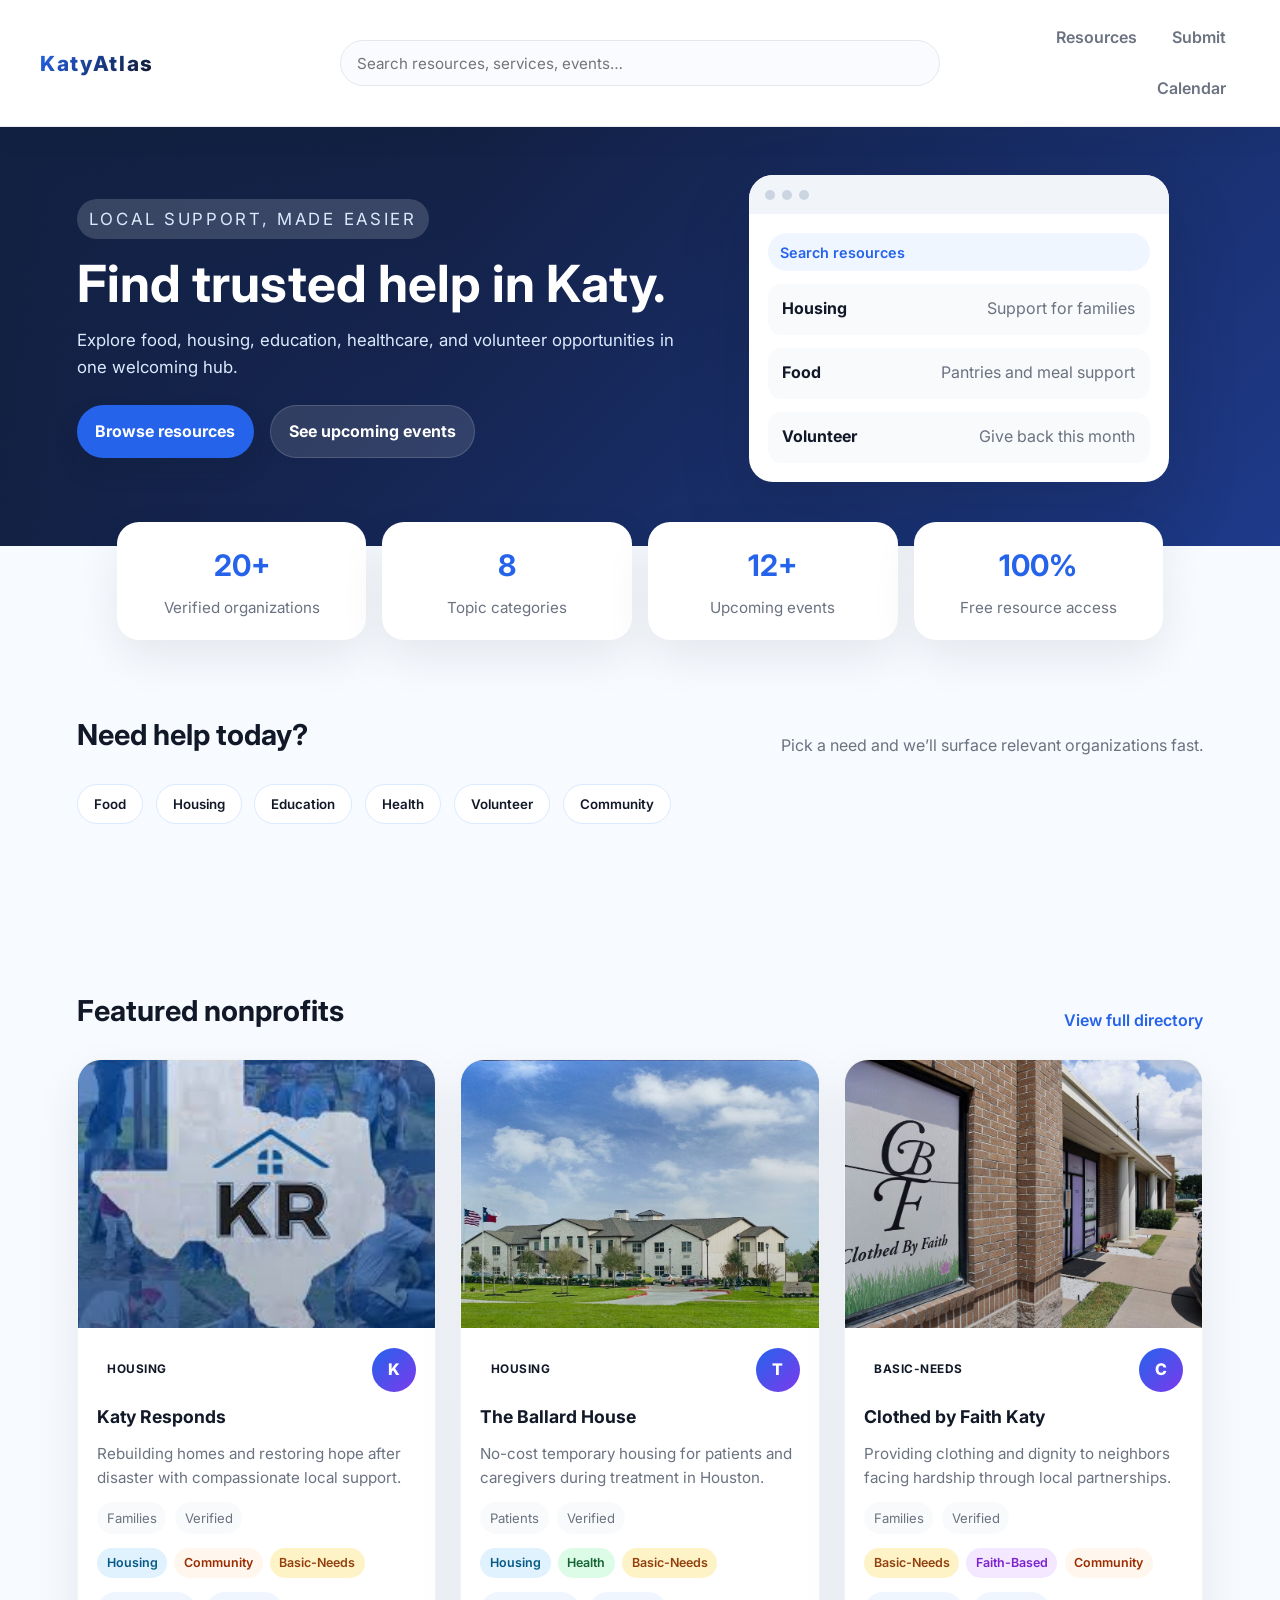
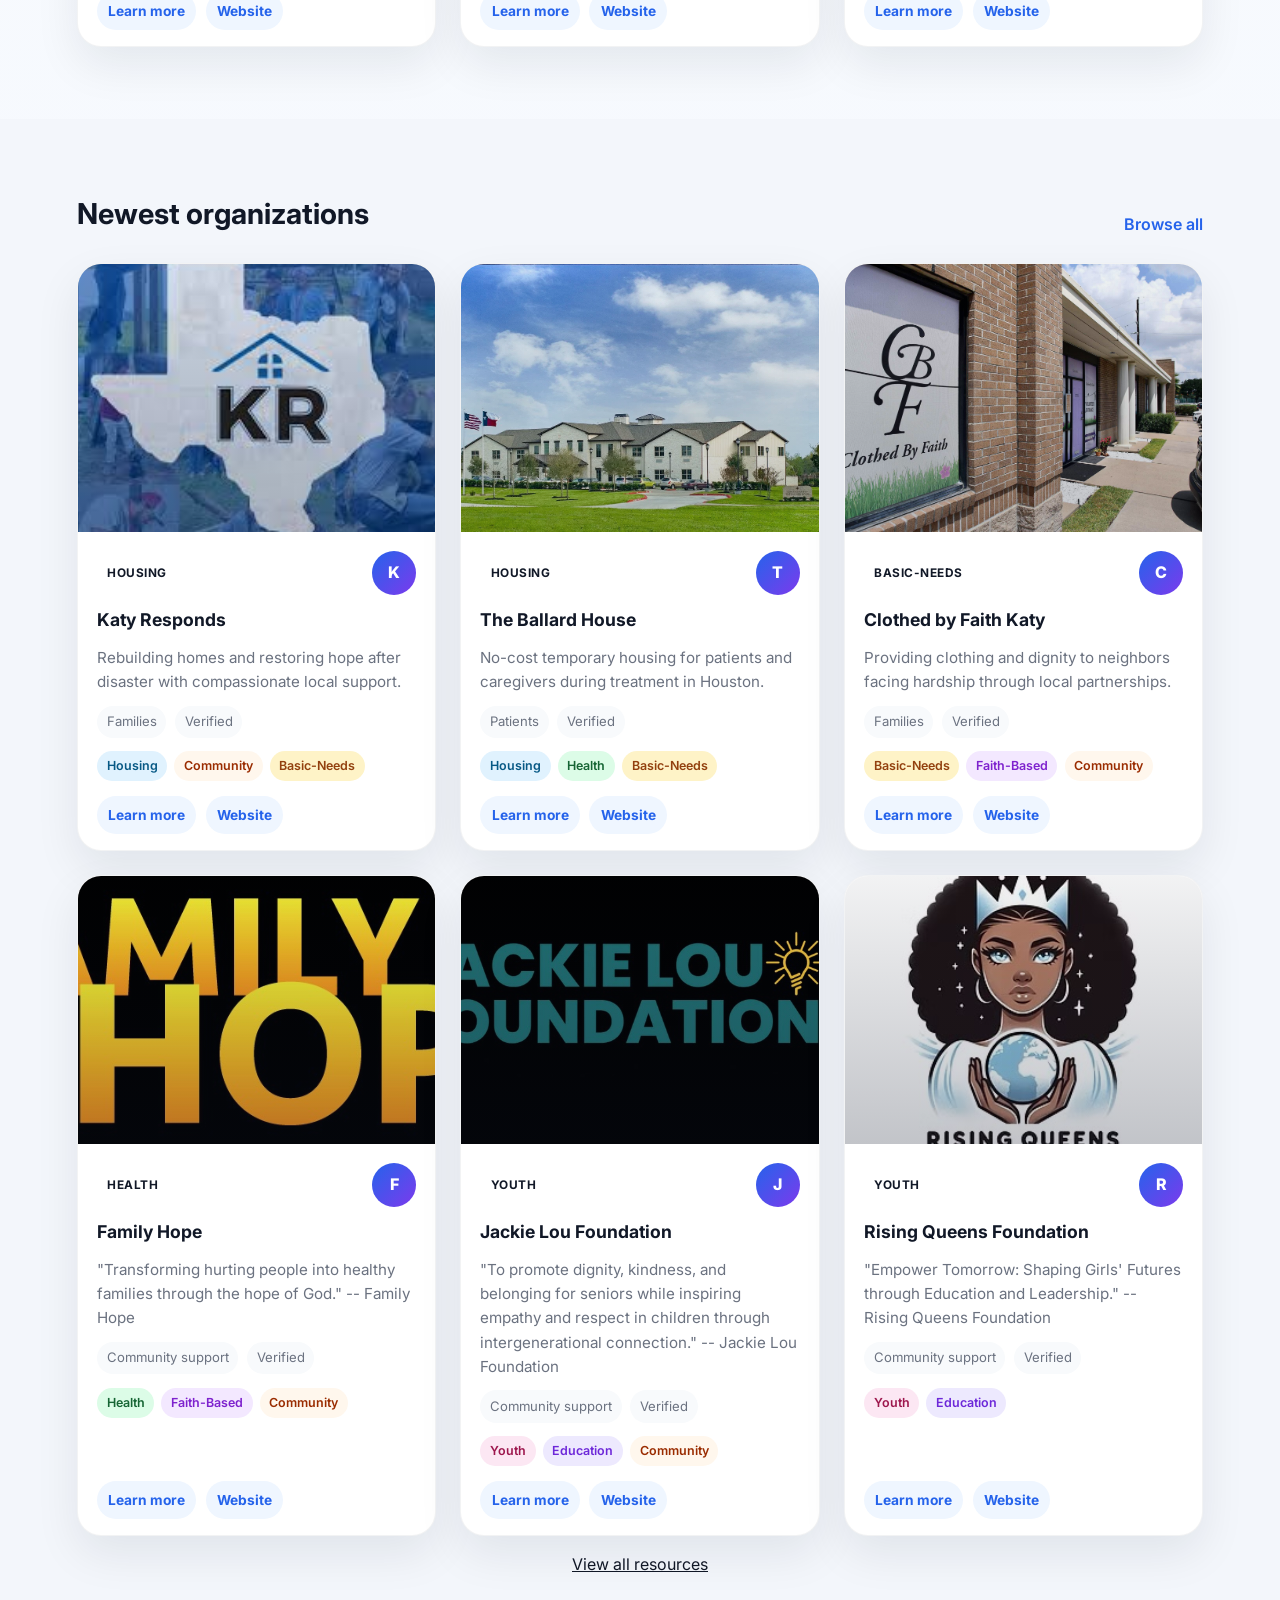
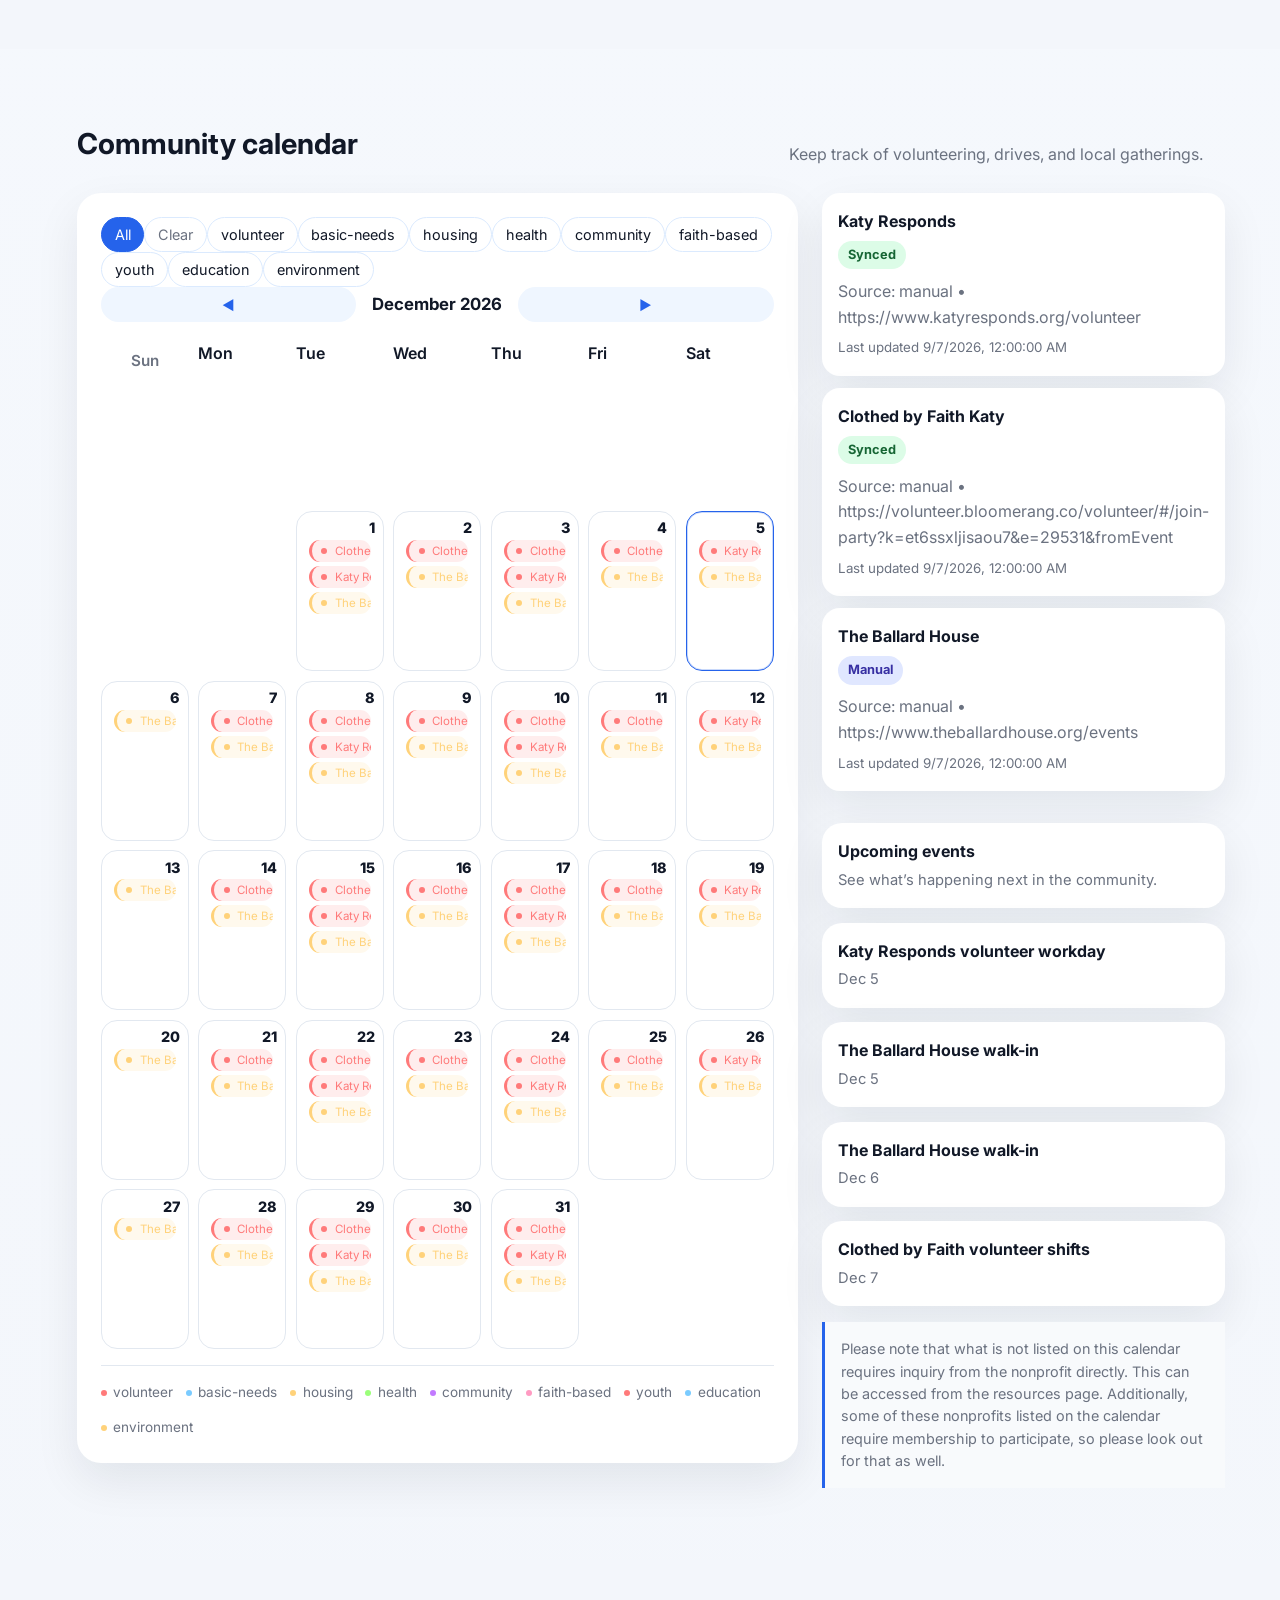
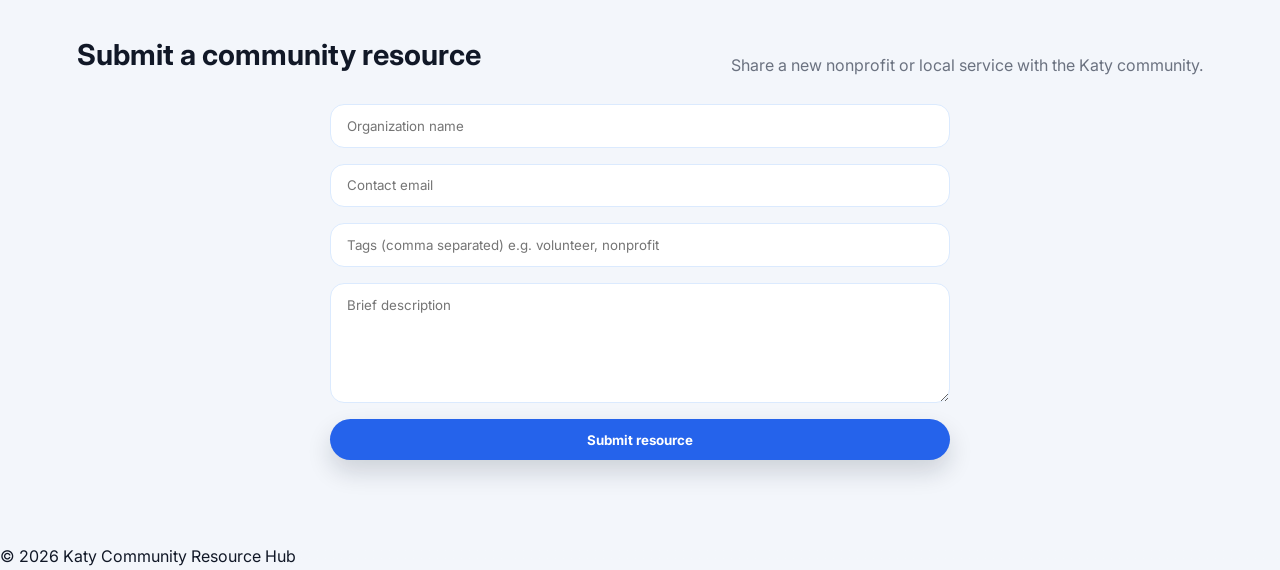
<file: index.html>
<!DOCTYPE html>
<html lang="en">
<head>
  <meta charset="UTF-8" />
  <meta name="viewport" content="width=device-width, initial-scale=1.0" />
  <title>Katy, TX | Community Resource Hub</title>
  <link rel="preconnect" href="https://fonts.googleapis.com">
  <link rel="preconnect" href="https://fonts.gstatic.com" crossorigin>
  <link href="https://fonts.googleapis.com/css2?family=Inter:wght@300;400;600;700;800&display=swap" rel="stylesheet">
  <link rel="stylesheet" href="style.css?v=20260724-1" />
  <script>
    window.KATYHUB_SUBMIT_EMAIL = 'katyatlas2@gmail.com';
  </script>
  <!-- Google tag (gtag.js) -->
  <script async src="https://www.googletagmanager.com/gtag/js?id=G-DC0VFYWGFN"></script>
  <script>
    window.dataLayer = window.dataLayer || [];
    function gtag(){dataLayer.push(arguments);}
    gtag('js', new Date());
    gtag('config', 'G-DC0VFYWGFN');
  </script>
  <script defer src="calendar-sync.js?v=20260724-1"></script>
  <script defer src="event-sync.js?v=20260724-1"></script>
  <script defer src="script.js?v=20260724-1"></script>
</head>
<body>
  <nav class="navbar">
    <div class="nav-left">
      <a href="index.html" class="logo">KatyAtlas</a>
    </div>
    <div class="nav-center">
      <div class="search-shell">
        <input type="text" id="globalSearch" placeholder="Search resources, services, events…" />
        <div id="searchSuggestions" class="search-suggestions"></div>
      </div>
    </div>
    <div class="nav-right">
      <a href="directory.html">Resources</a>
      <a href="#submit">Submit</a>
      <a href="#calendar">Calendar</a>
    </div>
  </nav>

  <header class="hero">
    <div class="hero-shell">
      <div class="hero-copy">
        <p class="eyebrow">Local support, made easier</p>
        <h1>Find trusted help in Katy.</h1>
        <p>Explore food, housing, education, healthcare, and volunteer opportunities in one welcoming hub.</p>
        <div class="hero-actions">
          <a class="button button-primary" href="directory.html">Browse resources</a>
          <a class="button button-secondary" href="#calendar">See upcoming events</a>
        </div>
      </div>
      <div class="hero-preview" aria-hidden="true">
        <div class="browser-window">
          <div class="browser-bar">
            <span></span><span></span><span></span>
          </div>
          <div class="browser-body">
            <div class="browser-pill">Search resources</div>
            <div class="browser-row"><strong>Housing</strong><span>Support for families</span></div>
            <div class="browser-row"><strong>Food</strong><span>Pantries and meal support</span></div>
            <div class="browser-row"><strong>Volunteer</strong><span>Give back this month</span></div>
          </div>
        </div>
      </div>
    </div>
  </header>

  <section class="stats-section">
    <div class="stat-card">
      <strong data-target="20" data-suffix="+">0</strong>
      <span>Verified organizations</span>
    </div>
    <div class="stat-card">
      <strong data-target="8" data-suffix="">0</strong>
      <span>Topic categories</span>
    </div>
    <div class="stat-card">
      <strong data-target="12" data-suffix="+">0</strong>
      <span>Upcoming events</span>
    </div>
    <div class="stat-card">
      <strong data-target="100" data-suffix="%">0</strong>
      <span>Free resource access</span>
    </div>
  </section>

  <section id="helpWizard" class="section">
    <div class="section-heading">
      <h2>Need help today?</h2>
      <p>Pick a need and we’ll surface relevant organizations fast.</p>
    </div>
    <div id="helpWizardButtons" class="help-grid"></div>
    <div id="quickHelpResults" class="spotlight-grid"></div>
  </section>

  <section id="spotlight" class="section">
    <div class="section-heading">
      <h2>Featured nonprofits</h2>
      <a class="text-link" href="directory.html">View full directory</a>
    </div>
    <div id="spotlightGrid" class="spotlight-grid"></div>
  </section>

  <section id="directory" class="section muted">
    <div class="section-heading">
      <h2>Newest organizations</h2>
      <a class="text-link" href="directory.html">Browse all</a>
    </div>
    <div id="directoryGrid" class="spotlight-grid"></div>
  </section>

  <section id="calendar" class="section">
    <div class="section-heading">
      <h2>Community calendar</h2>
      <p>Keep track of volunteering, drives, and local gatherings.</p>
    </div>
    <div class="calendar-layout">
      <div class="calendar-panel">
        <div id="calendarExport"></div>
        <div class="filter-chips" id="calendarFilters"></div>
        <div id="calendarGrid"></div>
      </div>
      <div class="calendar-sidebar">
        <div id="syncStatus" class="sync-status"></div>
        <div id="upcomingEvents" class="upcoming-events"></div>
        <p class="calendar-note">Please note that what is not listed on this calendar requires inquiry from the nonprofit directly. This can be accessed from the resources page. Additionally, some of these nonprofits listed on the calendar require membership to participate, so please look out for that as well.</p>
      </div>
    </div>
  </section>

  <section id="submit" class="section muted">
    <div class="section-heading">
      <h2>Submit a community resource</h2>
      <p>Share a new nonprofit or local service with the Katy community.</p>
    </div>
    <form id="resourceForm">
      <input name="name" type="text" placeholder="Organization name" required />
      <input name="email" type="email" placeholder="Contact email" required />
      <input name="tags" type="text" placeholder="Tags (comma separated) e.g. volunteer, nonprofit" required />
      <textarea name="description" placeholder="Brief description" required></textarea>
      <button class="button button-primary" type="submit">Submit resource</button>
    </form>
    <p id="formMessage" class="form-message"></p>
  </section>

  <footer>
    <p>© 2026 Katy Community Resource Hub</p>
  </footer>
</body>
</html>
</file>
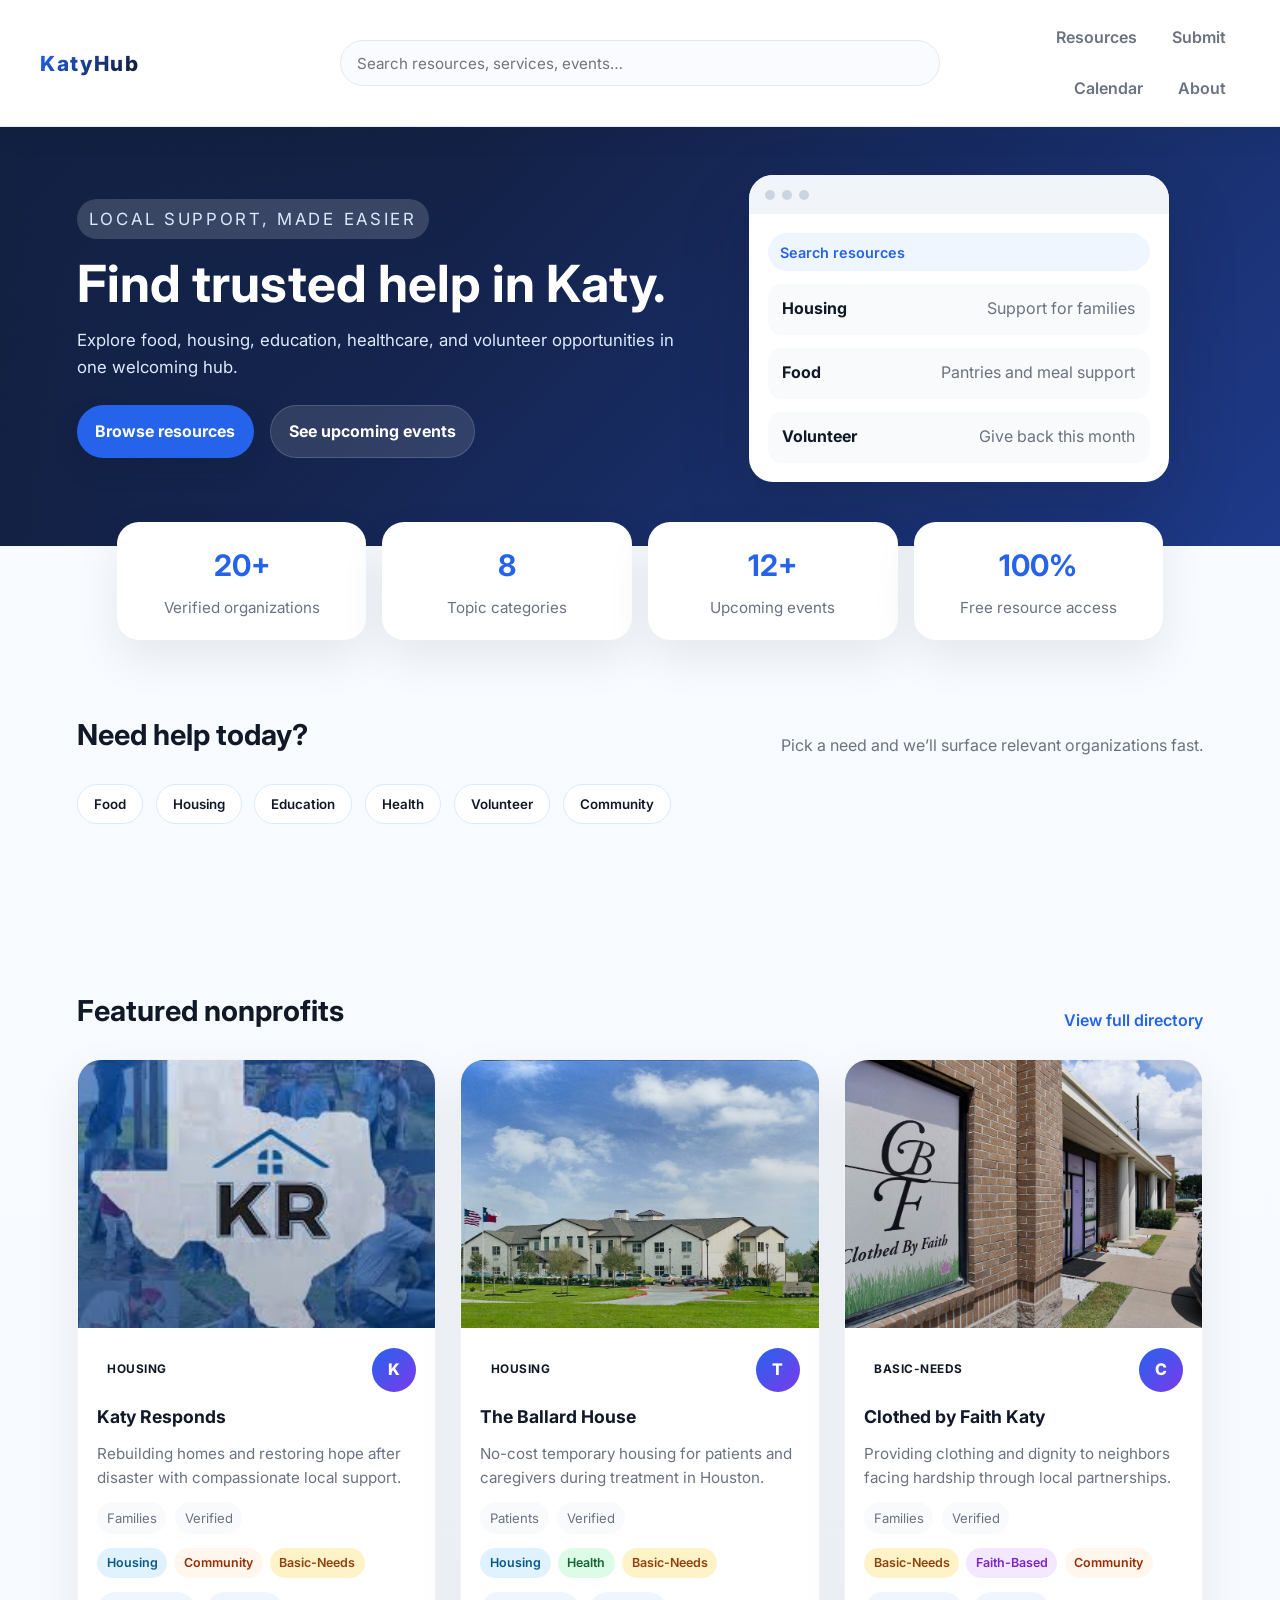
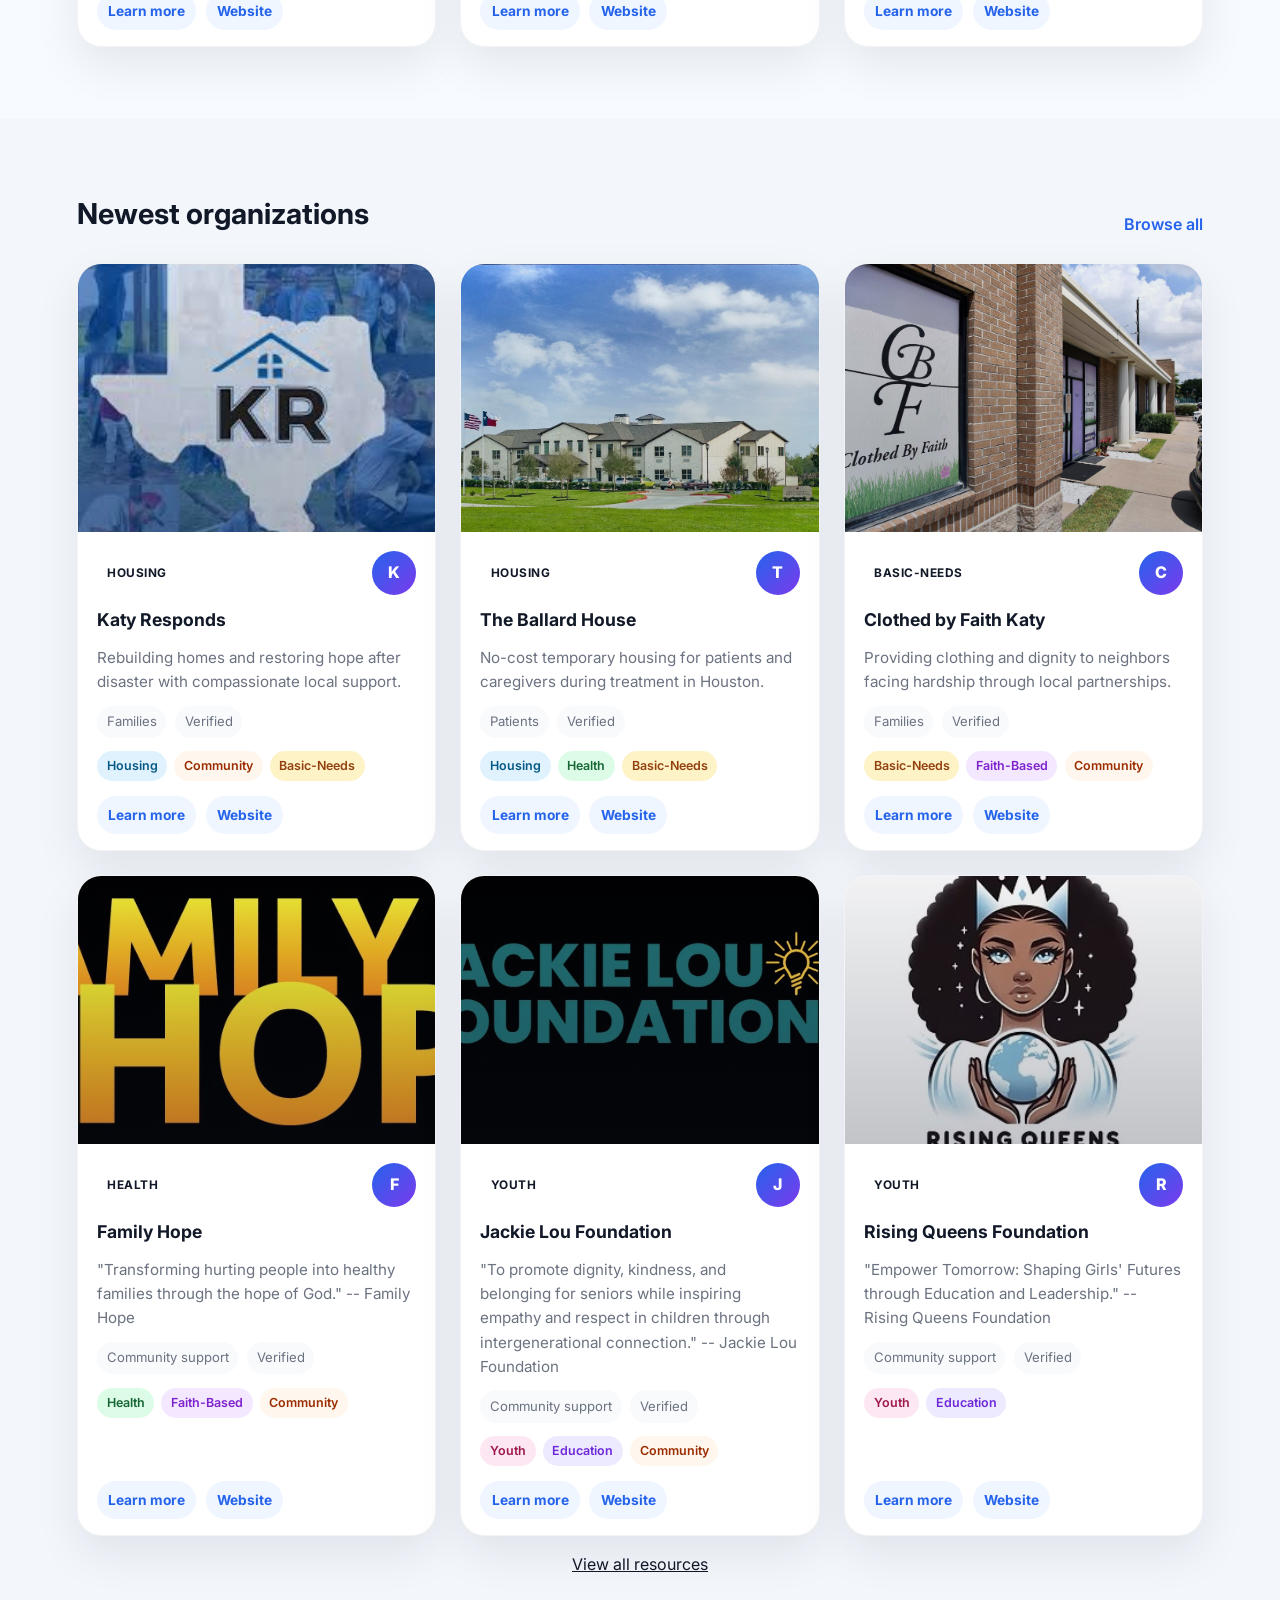
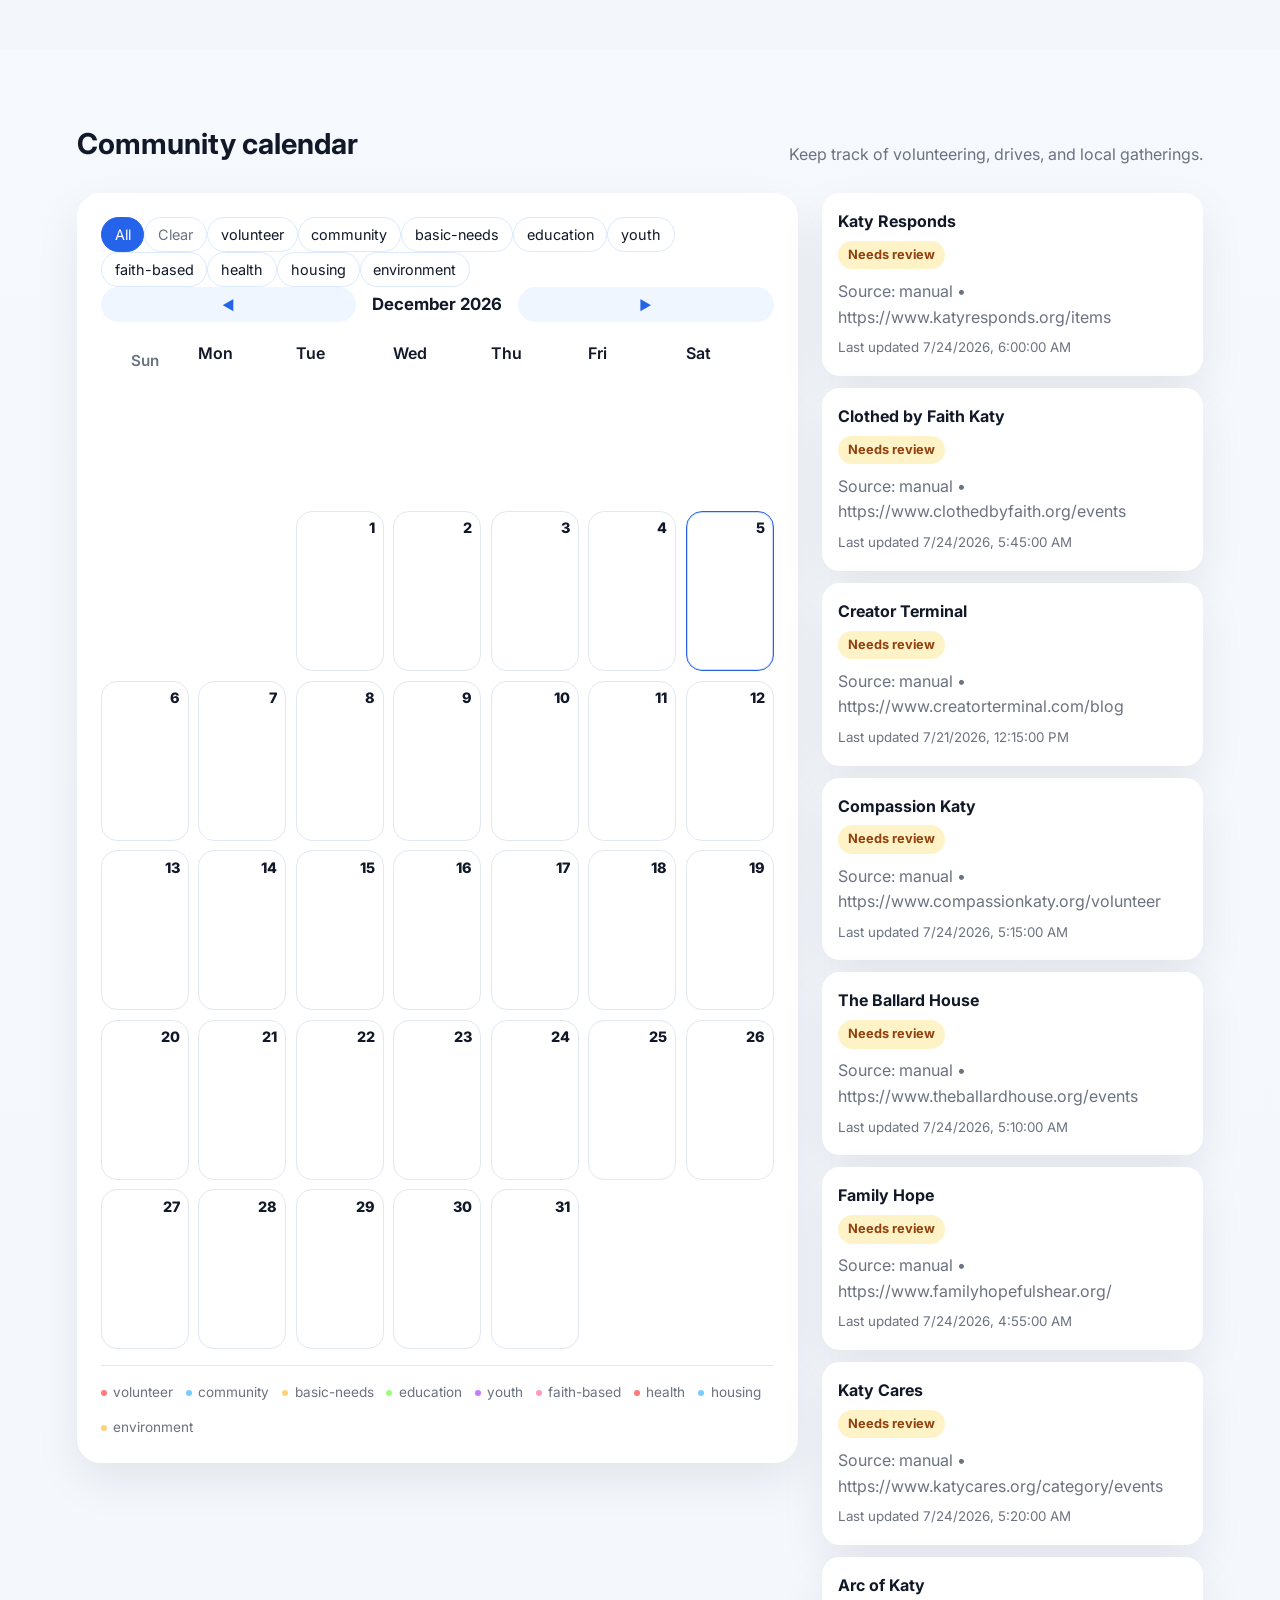
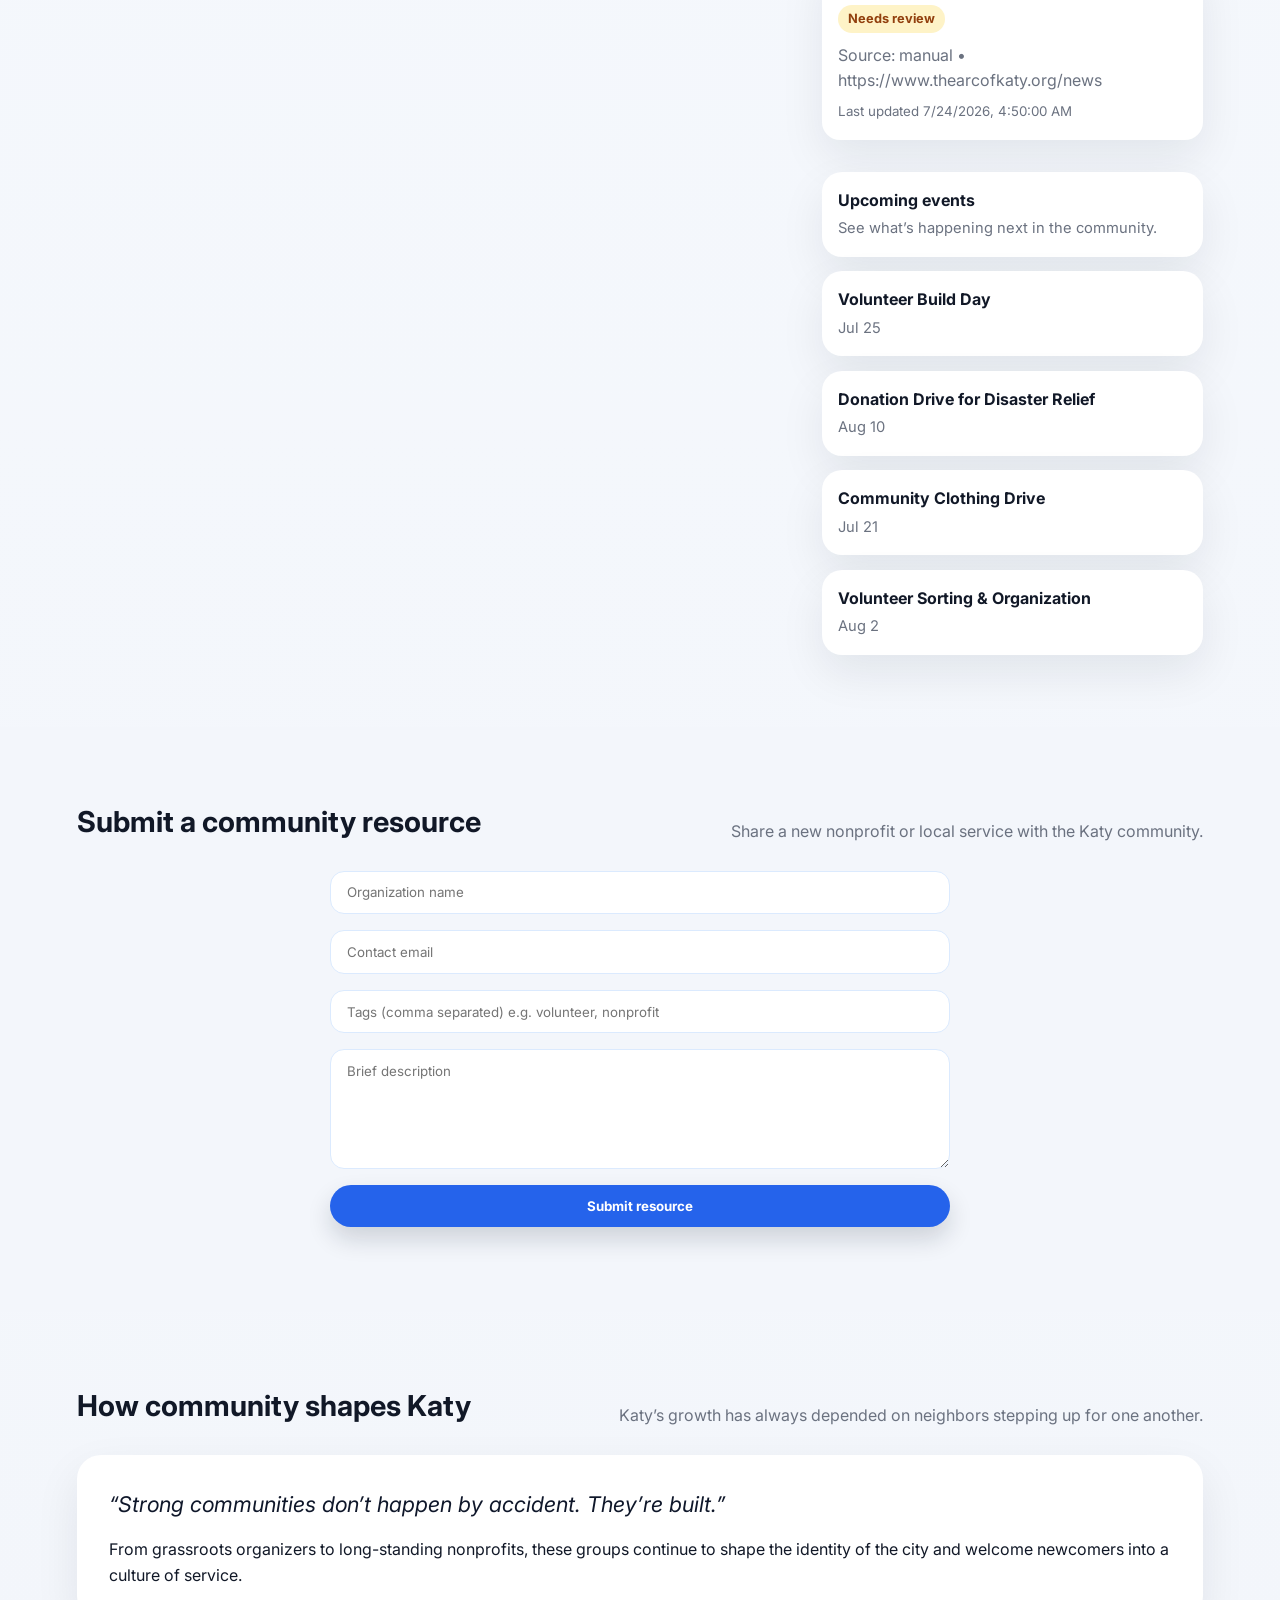
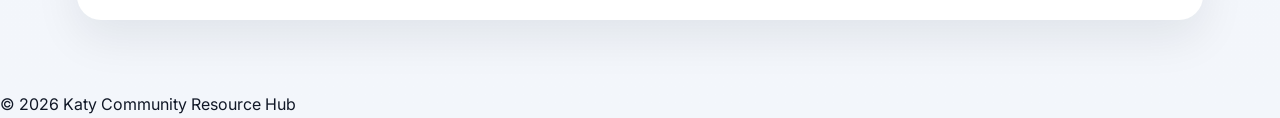
<file: Webmaster TSA/index.html>
<!DOCTYPE html>
<html lang="en">
<head>
  <meta charset="UTF-8" />
  <meta name="viewport" content="width=device-width, initial-scale=1.0" />
  <title>Katy, TX | Community Resource Hub</title>
  <link rel="preconnect" href="https://fonts.googleapis.com">
  <link rel="preconnect" href="https://fonts.gstatic.com" crossorigin>
  <link href="https://fonts.googleapis.com/css2?family=Inter:wght@300;400;600;700;800&display=swap" rel="stylesheet">
  <link rel="stylesheet" href="style.css?v=20260724-1" />
  <script>
    window.KATYHUB_SUBMIT_EMAIL = 'katyhub8@gmail.com';
  </script>
  <script defer src="calendar-sync.js?v=20260724-1"></script>
  <script defer src="event-sync.js?v=20260724-1"></script>
  <script defer src="script.js?v=20260724-1"></script>
</head>
<body>
  <nav class="navbar">
    <div class="nav-left">
      <a href="index.html" class="logo">KatyHub</a>
    </div>
    <div class="nav-center">
      <div class="search-shell">
        <input type="text" id="globalSearch" placeholder="Search resources, services, events…" />
        <div id="searchSuggestions" class="search-suggestions"></div>
      </div>
    </div>
    <div class="nav-right">
      <a href="directory.html">Resources</a>
      <a href="#submit">Submit</a>
      <a href="#calendar">Calendar</a>
      <a href="#history">About</a>
    </div>
  </nav>

  <header class="hero">
    <div class="hero-shell">
      <div class="hero-copy">
        <p class="eyebrow">Local support, made easier</p>
        <h1>Find trusted help in Katy.</h1>
        <p>Explore food, housing, education, healthcare, and volunteer opportunities in one welcoming hub.</p>
        <div class="hero-actions">
          <a class="button button-primary" href="directory.html">Browse resources</a>
          <a class="button button-secondary" href="#calendar">See upcoming events</a>
        </div>
      </div>
      <div class="hero-preview" aria-hidden="true">
        <div class="browser-window">
          <div class="browser-bar">
            <span></span><span></span><span></span>
          </div>
          <div class="browser-body">
            <div class="browser-pill">Search resources</div>
            <div class="browser-row"><strong>Housing</strong><span>Support for families</span></div>
            <div class="browser-row"><strong>Food</strong><span>Pantries and meal support</span></div>
            <div class="browser-row"><strong>Volunteer</strong><span>Give back this month</span></div>
          </div>
        </div>
      </div>
    </div>
  </header>

  <section class="stats-section">
    <div class="stat-card">
      <strong data-target="20" data-suffix="+">0</strong>
      <span>Verified organizations</span>
    </div>
    <div class="stat-card">
      <strong data-target="8" data-suffix="">0</strong>
      <span>Topic categories</span>
    </div>
    <div class="stat-card">
      <strong data-target="12" data-suffix="+">0</strong>
      <span>Upcoming events</span>
    </div>
    <div class="stat-card">
      <strong data-target="100" data-suffix="%">0</strong>
      <span>Free resource access</span>
    </div>
  </section>

  <section id="helpWizard" class="section">
    <div class="section-heading">
      <h2>Need help today?</h2>
      <p>Pick a need and we’ll surface relevant organizations fast.</p>
    </div>
    <div id="helpWizardButtons" class="help-grid"></div>
    <div id="quickHelpResults" class="spotlight-grid"></div>
  </section>

  <section id="spotlight" class="section">
    <div class="section-heading">
      <h2>Featured nonprofits</h2>
      <a class="text-link" href="directory.html">View full directory</a>
    </div>
    <div id="spotlightGrid" class="spotlight-grid"></div>
  </section>

  <section id="directory" class="section muted">
    <div class="section-heading">
      <h2>Newest organizations</h2>
      <a class="text-link" href="directory.html">Browse all</a>
    </div>
    <div id="directoryGrid" class="spotlight-grid"></div>
  </section>

  <section id="calendar" class="section">
    <div class="section-heading">
      <h2>Community calendar</h2>
      <p>Keep track of volunteering, drives, and local gatherings.</p>
    </div>
    <div class="calendar-layout">
      <div class="calendar-panel">
        <div id="calendarExport"></div>
        <div class="filter-chips" id="calendarFilters"></div>
        <div id="calendarGrid"></div>
      </div>
      <div class="calendar-sidebar">
        <div id="syncStatus" class="sync-status"></div>
        <div id="upcomingEvents" class="upcoming-events"></div>
      </div>
    </div>
  </section>

  <section id="submit" class="section muted">
    <div class="section-heading">
      <h2>Submit a community resource</h2>
      <p>Share a new nonprofit or local service with the Katy community.</p>
    </div>
    <form id="resourceForm">
      <input name="name" type="text" placeholder="Organization name" required />
      <input name="email" type="email" placeholder="Contact email" required />
      <input name="tags" type="text" placeholder="Tags (comma separated) e.g. volunteer, nonprofit" required />
      <textarea name="description" placeholder="Brief description" required></textarea>
      <button class="button button-primary" type="submit">Submit resource</button>
    </form>
    <p id="formMessage" class="form-message"></p>
  </section>

  <section id="history" class="section">
    <div class="section-heading">
      <h2>How community shapes Katy</h2>
      <p>Katy’s growth has always depended on neighbors stepping up for one another.</p>
    </div>
    <div class="story-card">
      <blockquote>“Strong communities don’t happen by accident. They’re built.”</blockquote>
      <p>From grassroots organizers to long-standing nonprofits, these groups continue to shape the identity of the city and welcome newcomers into a culture of service.</p>
    </div>
  </section>

  <footer>
    <p>© 2026 Katy Community Resource Hub</p>
  </footer>
</body>
</html>
</file>
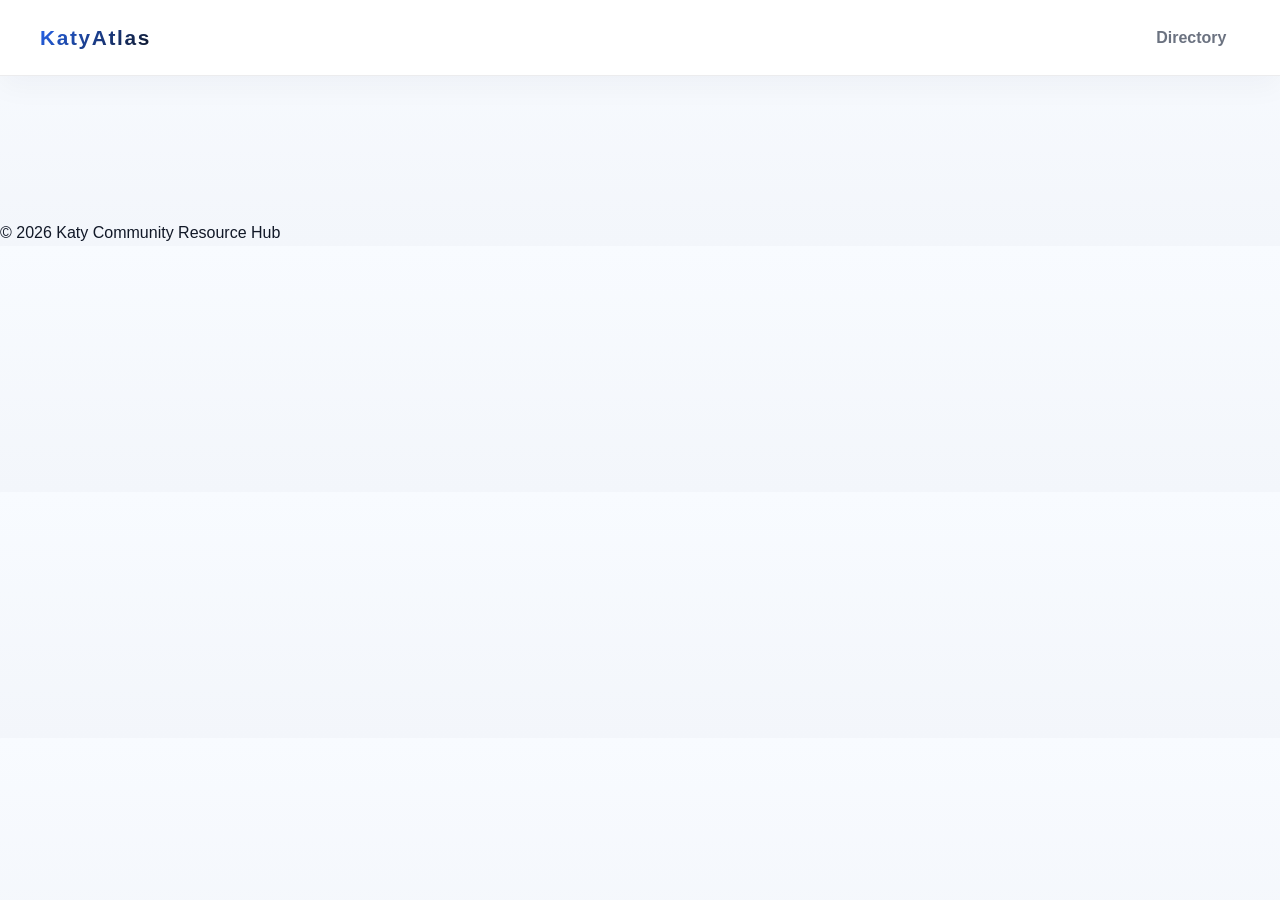
<file: resource.html>
<!DOCTYPE html>
<html lang="en">
<head>
  <meta charset="utf-8" />
  <meta name="viewport" content="width=device-width,initial-scale=1" />
  <title>Resource</title>
  <link rel="stylesheet" href="style.css" />
  <!-- Google tag (gtag.js) -->
  <script async src="https://www.googletagmanager.com/gtag/js?id=G-DC0VFYWGFN"></script>
  <script>
    window.dataLayer = window.dataLayer || [];
    function gtag(){dataLayer.push(arguments);}
    gtag('js', new Date());
    gtag('config', 'G-DC0VFYWGFN');
  </script>
  <script defer src="script.js"></script>
</head>
<body>
  <nav class="navbar">
    <div class="nav-left"><a href="index.html" class="logo">KatyAtlas</a></div>
    <div class="nav-center"></div>
    <div class="nav-right"><a href="index.html#directory">Directory</a></div>
  </nav>

  <main class="section">
    <div id="resourceDetail"></div>
  </main>

  <footer>
    <p>© 2026 Katy Community Resource Hub</p>
  </footer>
</body>
</html>
</file>
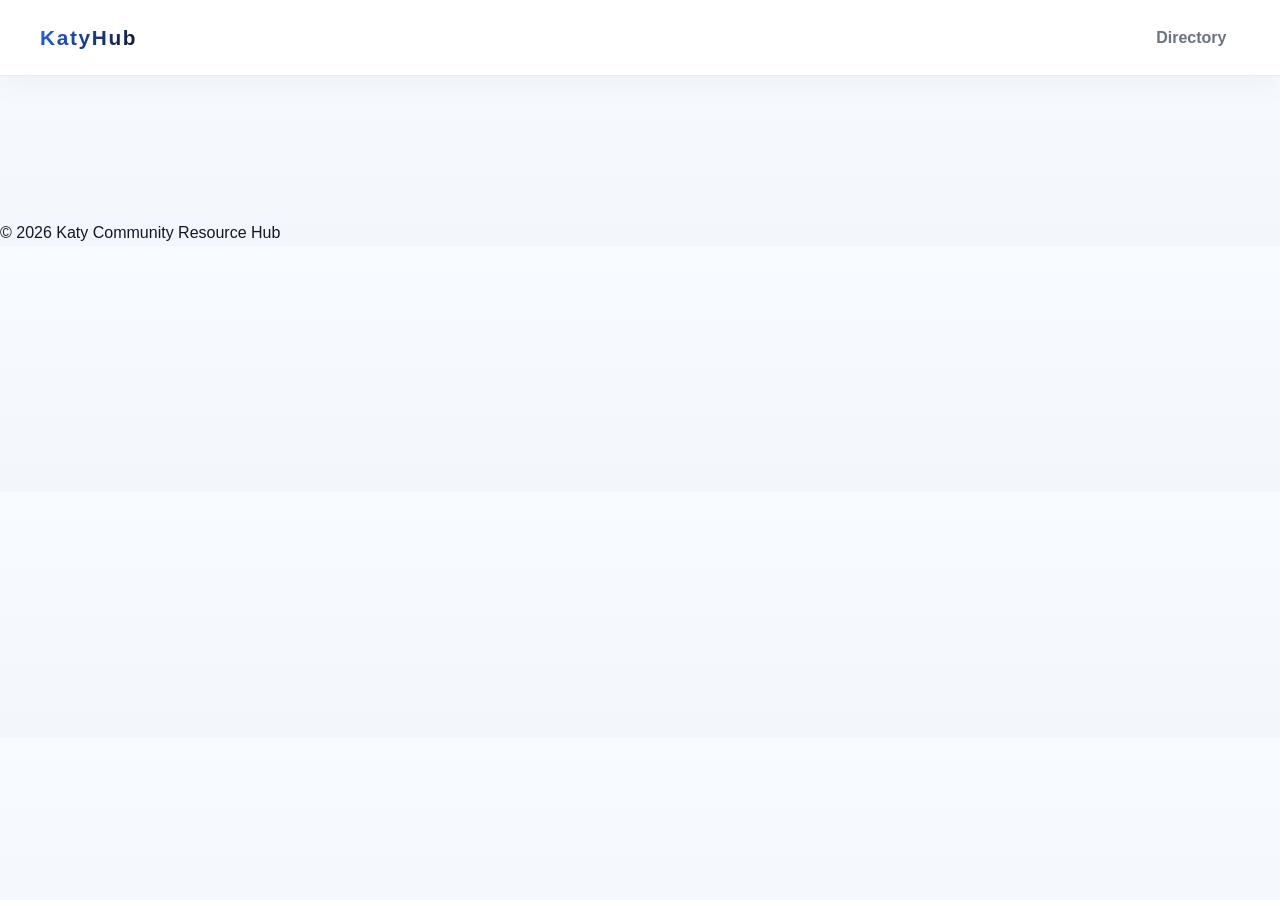
<file: Webmaster TSA/resource.html>
<!DOCTYPE html>
<html lang="en">
<head>
  <meta charset="utf-8" />
  <meta name="viewport" content="width=device-width,initial-scale=1" />
  <title>Resource</title>
  <link rel="stylesheet" href="style.css" />
  <script defer src="script.js"></script>
</head>
<body>
  <nav class="navbar">
    <div class="nav-left"><a href="index.html" class="logo">KatyHub</a></div>
    <div class="nav-center"></div>
    <div class="nav-right"><a href="index.html#directory">Directory</a></div>
  </nav>

  <main class="section">
    <div id="resourceDetail"></div>
  </main>

  <footer>
    <p>© 2026 Katy Community Resource Hub</p>
  </footer>
</body>
</html>
</file>
<file: style.css>
:root {
  --bg: #f5f7fb;
  --muted: #f7f8fc;
  --card: #ffffff;
  --accent: #2563eb;
  --accent-2: #0f172a;
  --text-dark: #111827;
  --text-soft: #6b7280;
  --radius: 24px;
  --shadow: 0 18px 45px rgba(15, 23, 42, 0.08);
}

* { box-sizing: border-box; margin: 0; padding: 0; }
body {
  font-family: 'Inter', sans-serif;
  background: linear-gradient(180deg, #f8fbff 0%, #f3f6fb 100%);
  color: var(--text-dark);
  line-height: 1.6;
  overflow-x: hidden;
}
a { color: inherit; }
img { max-width: 100%; display: block; }

.navbar {
  position: sticky;
  top: 0;
  z-index: 1000;
  display: grid;
  grid-template-columns: 1fr 2fr 1fr;
  align-items: center;
  padding: 1rem 2.5rem;
  background: rgba(255,255,255,0.95);
  backdrop-filter: blur(12px);
  border-bottom: 1px solid rgba(15, 23, 42, 0.08);
  box-shadow: 0 10px 30px rgba(15, 23, 42, 0.04);
}
.logo {
  font-weight: 800;
  letter-spacing: 0.08em;
  font-size: 1.3rem;
  text-decoration: none;
  background: linear-gradient(135deg, var(--accent), #0f172a);
  -webkit-background-clip: text;
  -webkit-text-fill-color: transparent;
}
.nav-center { position: relative; }
.search-shell { position: relative; }
.nav-center input {
  width: 100%;
  padding: 0.8rem 1rem;
  border-radius: 999px;
  border: 1px solid #e5e7eb;
  background: #f9fbff;
  font-size: 0.95rem;
  outline: none;
  transition: box-shadow 0.2s ease, border-color 0.2s ease;
}
.nav-center input:focus { border-color: var(--accent); box-shadow: 0 0 0 4px rgba(37, 99, 235, 0.12); }
.nav-right { display: flex; justify-content: flex-end; gap: 0.5rem; flex-wrap: wrap; }
.nav-right a {
  text-decoration: none;
  color: var(--text-soft);
  font-weight: 600;
  padding: 0.55rem 0.85rem;
  border-radius: 999px;
  transition: background 0.2s ease, color 0.2s ease;
}
.nav-right a:hover { background: rgba(37,99,235,0.08); color: var(--accent); }

.hero {
  padding: 3rem 6vw 4rem;
  background: radial-gradient(circle at top left, rgba(37,99,235,0.12), transparent 35%), linear-gradient(135deg, #0f172a, #1e3a8a);
}
.hero-shell {
  max-width: 1200px;
  margin: 0 auto;
  display: grid;
  grid-template-columns: 1.1fr 0.9fr;
  gap: 2.5rem;
  align-items: center;
}
.eyebrow {
  display: inline-flex;
  padding: 0.4rem 0.75rem;
  border-radius: 999px;
  background: rgba(255,255,255,0.16);
  color: #dbeafe;
  font-size: 0.82rem;
  text-transform: uppercase;
  letter-spacing: 0.16em;
  margin-bottom: 1rem;
}
.hero-copy h1 {
  font-size: clamp(2.2rem, 4vw, 3.5rem);
  color: white;
  margin-bottom: 1rem;
  line-height: 1.1;
}
.hero-copy p { color: #dbeafe; font-size: 1.05rem; max-width: 600px; }
.hero-actions { display: flex; gap: 1rem; margin-top: 1.5rem; flex-wrap: wrap; }
.button {
  display: inline-flex;
  align-items: center;
  justify-content: center;
  padding: 0.8rem 1.15rem;
  border-radius: 999px;
  font-weight: 700;
  text-decoration: none;
  border: none;
  cursor: pointer;
  transition: transform 0.2s ease, box-shadow 0.2s ease;
}
.button:hover { transform: translateY(-2px); }
.button-primary { background: white; color: var(--accent-2); box-shadow: 0 12px 25px rgba(15,23,42,0.16); }
.button-secondary { background: rgba(255,255,255,0.12); color: white; border: 1px solid rgba(255,255,255,0.15); }
.hero-preview { display: flex; justify-content: center; }
.browser-window { width: 100%; max-width: 420px; background: white; border-radius: 24px; overflow: hidden; box-shadow: 0 30px 70px rgba(15,23,42,0.2); }
.browser-bar { display: flex; gap: 0.45rem; padding: 0.9rem 1rem; background: #f1f5f9; }
.browser-bar span { width: 10px; height: 10px; border-radius: 999px; display: inline-block; background: #cbd5e1; }
.browser-body { padding: 1.2rem; display: grid; gap: 0.8rem; }
.browser-pill { display: inline-flex; align-self: flex-start; border-radius: 999px; padding: 0.45rem 0.75rem; background: #eff6ff; color: var(--accent); font-size: 0.9rem; font-weight: 600; }
.browser-row { padding: 0.8rem 0.9rem; border-radius: 14px; background: #f8fafc; display: flex; justify-content: space-between; gap: 1rem; color: var(--text-soft); }
.browser-row strong { color: var(--text-dark); }

.stats-section {
  max-width: 1200px;
  margin: -1.5rem auto 0;
  display: grid;
  grid-template-columns: repeat(4, minmax(180px, 1fr));
  gap: 1rem;
  padding: 0 6vw;
}
.stat-card {
  background: white;
  border-radius: 22px;
  padding: 1.25rem;
  box-shadow: var(--shadow);
  text-align: center;
}
.stat-card strong { display: block; font-size: 1.85rem; color: var(--accent); margin-bottom: 0.35rem; }
.stat-card span { color: var(--text-soft); font-size: 0.95rem; }

.section { padding: 4.5rem 6vw; }
.section.muted { background: #f3f6fb; }
.section-heading {
  display: flex;
  justify-content: space-between;
  align-items: end;
  gap: 1rem;
  margin-bottom: 1.6rem;
  flex-wrap: wrap;
}
.section-heading h2 { font-size: 1.8rem; margin: 0; }
.section-heading p { color: var(--text-soft); }
.text-link { color: var(--accent); text-decoration: none; font-weight: 600; }

.help-grid { display: flex; flex-wrap: wrap; gap: 0.8rem; margin-bottom: 1.2rem; }
.help-pill {
  padding: 0.7rem 1rem;
  border-radius: 999px;
  border: 1px solid #dbeafe;
  background: white;
  color: var(--text-dark);
  cursor: pointer;
  font-weight: 600;
  transition: transform 0.2s ease, box-shadow 0.2s ease, border-color 0.2s ease;
}
.help-pill:hover { transform: translateY(-2px); box-shadow: 0 10px 20px rgba(15,23,42,0.06); }
.help-pill.active { background: var(--accent); color: white; border-color: var(--accent); }

.spotlight-grid {
  display: grid;
  grid-template-columns: repeat(auto-fit, minmax(280px, 1fr));
  gap: 1.5rem;
}
.resource-card {
  position: relative;
  display: flex;
  flex-direction: column;
  background: var(--card);
  border-radius: var(--radius);
  overflow: hidden;
  box-shadow: var(--shadow);
  border: 1px solid rgba(15, 23, 42, 0.05);
  transition: transform 0.25s ease, box-shadow 0.25s ease;
}
.resource-card:hover { transform: translateY(-6px); box-shadow: 0 24px 50px rgba(15,23,42,0.12); }
.card-image {
  aspect-ratio: 4 / 3;
  background-size: cover;
  background-position: center;
  position: relative;
}
.card-image::after { content: ''; position: absolute; inset: 0; background: linear-gradient(180deg, rgba(15,23,42,0.05) 0%, rgba(15,23,42,0.25) 100%); }
.card-content { padding: 1.2rem 1.2rem 1rem; display: flex; flex-direction: column; gap: 0.7rem; flex: 1; }
.resource-card__top { display: flex; justify-content: space-between; align-items: center; gap: 0.5rem; }
.resource-card__badge { display: inline-flex; align-items: center; gap: 0.3rem; padding: 0.35rem 0.65rem; border-radius: 999px; font-size: 0.74rem; font-weight: 700; letter-spacing: 0.04em; text-transform: uppercase; }
.resource-card__logo {
  width: 44px; height: 44px; border-radius: 50%; display: grid; place-items: center; font-weight: 800; color: white; background: linear-gradient(135deg, var(--accent), #7c3aed);
}
.card-content h3 { font-size: 1.1rem; margin: 0; }
.card-content p { color: var(--text-soft); font-size: 0.95rem; }
.resource-card__meta { display: flex; flex-wrap: wrap; gap: 0.55rem; font-size: 0.82rem; color: var(--text-soft); }
.resource-card__meta span { display: inline-flex; align-items: center; padding: 0.35rem 0.6rem; border-radius: 999px; background: #f8fafc; }
.tag-badges { display: flex; flex-wrap: wrap; gap: 0.45rem; margin-top: 0.15rem; }
.tag-badge {
  display: inline-flex;
  align-items: center;
  border-radius: 999px;
  font-size: 0.78rem;
  padding: 0.32rem 0.6rem;
  font-weight: 600;
  text-transform: capitalize;
}
.tag-badge--housing { background: #e0f2fe; color: #075985; }
.tag-badge--education { background: #ede9fe; color: #6d28d9; }
.tag-badge--health { background: #dcfce7; color: #166534; }
.tag-badge--community { background: #fff7ed; color: #9a2c00; }
.tag-badge--basic-needs { background: #fef3c7; color: #92400e; }
.tag-badge--youth { background: #fce7f3; color: #9d174d; }
.tag-badge--environment { background: #ccfbf1; color: #0f766e; }
.tag-badge--faith-based { background: #f3e8ff; color: #7e22ce; }
.tag-badge--volunteer { background: #dbeafe; color: #1d4ed8; }

.resource-card__footer { margin-top: auto; display: flex; justify-content: space-between; align-items: center; gap: 0.75rem; padding-top: 0.2rem; }
.resource-card__actions { display: flex; gap: 0.6rem; }
.resource-card__actions a, .resource-card__actions button { text-decoration: none; font-size: 0.86rem; font-weight: 700; color: var(--accent); background: #eff6ff; padding: 0.5rem 0.7rem; border-radius: 999px; }
.resource-card__actions a:hover { background: #dbeafe; }

.search-suggestions {
  position: absolute;
  left: 0;
  right: 0;
  top: calc(100% + 0.6rem);
  background: white;
  border-radius: 16px;
  box-shadow: var(--shadow);
  overflow: hidden;
  z-index: 200;
  display: none;
}
.search-suggestions.open { display: block; }
.search-suggestion { padding: 0.8rem 1rem; cursor: pointer; border-bottom: 1px solid #f1f5f9; display: flex; justify-content: space-between; gap: 0.8rem; }
.search-suggestion:hover { background: #f8fafc; }
.search-suggestion small { color: var(--text-soft); }

.tag-filters { display: flex; gap: 0.6rem; flex-wrap: wrap; margin-bottom: 1.2rem; }
.tag, .tag-clear, .filter, .filter-clear {
  display: inline-flex; align-items: center; justify-content: center;
  padding: 0.5rem 0.8rem;
  border-radius: 999px;
  border: 1px solid #dbeafe;
  background: white;
  color: var(--text-dark);
  cursor: pointer;
  font-size: 0.9rem;
  transition: all 0.2s ease;
}
.tag.active, .filter.active { background: var(--accent); color: white; border-color: var(--accent); }
.tag-clear, .filter-clear { color: var(--text-soft); }

.calendar-layout {
  display: grid;
  grid-template-columns: minmax(0, 1.7fr) minmax(260px, 0.9fr);
  gap: 1.5rem;
  align-items: start;
  max-width: 100%;
  width: 100%;
}
.calendar-sidebar {
  display: grid;
  gap: 1rem;
  align-content: start;
  min-width: 0;
  width: 100%;
}
.calendar-panel {
  background: white;
  border-radius: 24px;
  padding: 1.5rem;
  box-shadow: var(--shadow);
  min-width: 0;
  width: 100%;
  overflow: hidden;
}
#calendarGrid {
  width: 100%;
}
.sync-status { display: grid; gap: 0.75rem; }
.sync-status-card, .upcoming-card { background: white; border-radius: 18px; padding: 1rem; box-shadow: var(--shadow); }
.sync-status-card strong { display: block; margin-bottom: 0.4rem; }
.sync-status-card p, .sync-status-card small { margin: 0.25rem 0; color: var(--text-soft); }
.calendar-note { margin: 0; padding: 1rem; color: var(--text-soft); font-size: 0.9rem; line-height: 1.55; background: #f8fafc; border-left: 3px solid var(--accent); }
.sync-badge { display: inline-flex; align-items: center; padding: 0.25rem 0.65rem; border-radius: 999px; font-size: 0.8rem; font-weight: 700; margin-bottom: 0.35rem; }
.sync-badge--synced { background: #dcfce7; color: #166534; }
.sync-badge--needs-review { background: #fef3c7; color: #92400e; }
.sync-badge--manual { background: #e0e7ff; color: #3730a3; }
.calendar-nav {
  display: grid;
  grid-template-columns: 1fr auto 1fr;
  align-items: center;
  margin-bottom: 1.2rem;
  gap: 1rem;
}
.calendar-nav > div {
  text-align: center;
  font-weight: 700;
  font-size: 1.05rem;
}
.calendar-nav button {
  border: none;
  padding: 0.6rem 0.9rem;
  border-radius: 999px;
  background: #eff6ff;
  color: var(--accent);
  font-weight: 700;
  cursor: pointer;
  transition: all 0.2s ease;
}
.calendar-nav button:hover { background: #dbeafe; }
.calendar-grid {
  display: grid;
  grid-template-columns: repeat(7, minmax(0, 1fr));
  grid-auto-rows: 160px;
  gap: 0.6rem;
}
.calendar-grid > div:first-child { font-weight: 700; color: var(--text-soft); font-size: 0.95rem; padding: 0.5rem 0; text-align: center; }
.calendar-cell {
  min-height: 160px;
  height: 160px;
  padding: 12px;
  border-radius: 16px;
  background: #ffffff;
  border: 1px solid #e2e8f0;
  position: relative;
  display: flex;
  flex-direction: column;
  overflow: hidden;
}
.calendar-cell.empty { background: transparent; border: none; }
.calendar-cell.today { border-color: var(--accent); box-shadow: inset 0 0 0 1px rgba(37,99,235,0.25); }
.day-header {
  position: absolute;
  top: 6px;
  right: 8px;
  height: 20px;
  display: flex;
  align-items: center;
  justify-content: flex-end;
}
.calendar-cell .date {
  font-weight: 800;
  font-size: 0.9rem;
  color: var(--text-dark);
}
.events-container {
  margin-top: 16px;
  display: flex;
  flex-direction: column;
  gap: 4px;
  flex: 1;
  min-height: 0;
}
.event-item {
  display: flex;
  align-items: center;
  gap: 0.45rem;
  height: 22px;
  line-height: 22px;
  padding: 0 0.6rem;
  border-radius: 999px;
  font-size: 0.72rem;
  color: #0f172a;
  cursor: pointer;
  overflow: hidden;
  text-overflow: ellipsis;
  white-space: nowrap;
}
.event-dot { width: 6px; height: 6px; border-radius: 50%; display: inline-block; flex-shrink: 0; }
.calendar-more {
  margin-top: auto;
  height: 20px;
  padding: 0 0.6rem;
  border: none;
  border-radius: 999px;
  background: #eff6ff;
  color: var(--accent);
  font-size: 0.72rem;
  font-weight: 700;
  align-self: flex-start;
  cursor: pointer;
}
.calendar-legend { display: flex; flex-wrap: wrap; gap: 0.8rem; margin-top: 1rem; padding-top: 1rem; border-top: 1px solid #e2e8f0; }
.legend-item { display: flex; align-items: center; gap: 0.4rem; font-size: 0.85rem; color: var(--text-soft); }
.upcoming-events { display: grid; gap: 0.9rem; margin-top: 1rem; }
.upcoming-card { background: white; border-radius: 20px; padding: 1rem; box-shadow: var(--shadow); }
.upcoming-card strong { display: block; margin-bottom: 0.25rem; color: var(--text-dark); }
.upcoming-card p { color: var(--text-soft); font-size: 0.92rem; }
.calendar-export-btn { display: inline-flex; align-items: center; gap: 0.5rem; margin-top: 1rem; padding: 0.7rem 1rem; border-radius: 999px; background: #dbeafe; color: var(--accent); border: none; cursor: pointer; font-weight: 700; font-size: 0.9rem; transition: all 0.2s ease; }
.calendar-export-btn:hover { background: #bfdbfe; }
.no-results {
  padding: 1.2rem 1rem;
  border-radius: 18px;
  background: #fef3c7;
  color: #92400e;
  text-align: center;
  grid-column: 1 / -1;
}
.story-card {
  background: white;
  border-radius: 24px;
  padding: 2rem;
  box-shadow: var(--shadow);
}
.story-card blockquote { font-size: 1.35rem; font-style: italic; margin-bottom: 1rem; color: var(--accent-2); }
form { max-width: 620px; margin: 0 auto; display: grid; gap: 1rem; }
input, textarea, button { font-family: inherit; }
input, textarea { width: 100%; padding: 0.8rem 1rem; border-radius: 14px; border: 1px solid #dbeafe; background: white; }
textarea { min-height: 120px; resize: vertical; }
.button-primary { background: var(--accent); color: white; }
.form-message { text-align: center; margin-top: 0.75rem; color: var(--accent-2); font-weight: 600; }
.resource-detail-card { max-width: 1000px; margin: 0 auto; display: grid; gap: 1.2rem; }
.resource-hero { position: relative; border-radius: 28px; overflow: hidden; min-height: 260px; background: linear-gradient(90deg, rgba(15,23,42,0.8), rgba(37,99,235,0.5)); }
.resource-hero__image { position: absolute; inset: 0; background-size: cover; background-position: center; transform: scale(1.05); }
.resource-hero__overlay { position: absolute; inset: 0; background: linear-gradient(90deg, rgba(15,23,42,0.86) 0%, rgba(15,23,42,0.35) 100%); }
.resource-hero__content { position: relative; z-index: 1; padding: 2rem; display: flex; gap: 1.25rem; align-items: end; min-height: 260px; }
.resource-detail__logo { width: 70px; height: 70px; border-radius: 50%; display: grid; place-items: center; font-size: 1.2rem; font-weight: 800; color: white; background: linear-gradient(135deg, var(--accent), #7c3aed); box-shadow: 0 14px 30px rgba(15,23,42,0.25); }
.resource-detail__title { color: white; }
.resource-detail__title h1 { font-size: 2rem; margin-bottom: 0.45rem; }
.resource-detail__title p { color: #e2e8f0; }
.resource-detail__grid { display: grid; grid-template-columns: 1.2fr 0.8fr; gap: 1.2rem; }
.resource-panel { background: white; border-radius: 24px; padding: 1.25rem; box-shadow: var(--shadow); }
.resource-panel h3 { margin-bottom: 0.55rem; color: var(--accent-2); }
.resource-panel p, .resource-panel li { color: var(--text-soft); }
.resource-list { list-style: none; display: grid; gap: 0.45rem; padding: 0; margin-top: 0.55rem; }
.resource-list li::before { content: '✓'; color: var(--accent); margin-right: 0.45rem; }
.pill-row { display: flex; flex-wrap: wrap; gap: 0.5rem; margin-top: 0.6rem; }
.pill { display: inline-flex; padding: 0.45rem 0.7rem; border-radius: 999px; background: #eff6ff; color: var(--accent); font-weight: 600; font-size: 0.84rem; }
.related-grid { display: grid; gap: 0.9rem; }
.related-card { background: white; border-radius: 18px; padding: 1rem; box-shadow: var(--shadow); }
.related-card h4 { margin-bottom: 0.25rem; }
.related-card p { color: var(--text-soft); font-size: 0.92rem; }

@media (max-width: 1200px) {
  .calendar-layout { grid-template-columns: 1fr; }
}
@media (max-width: 960px) {
  .hero-shell, .resource-detail__grid { grid-template-columns: 1fr; }
  .stats-section { grid-template-columns: repeat(2, minmax(0, 1fr)); }
  .navbar { grid-template-columns: 1fr; gap: 0.8rem; }
  .nav-right { justify-content: flex-start; }
}
@media (max-width: 900px) {
  .calendar-grid {
    min-width: 680px;
    grid-template-columns: repeat(7, minmax(0, 1fr));
    grid-auto-rows: 125px;
    gap: 0.45rem;
  }
  .calendar-cell { height: 125px; min-height: 125px; }
}
@media (max-width: 760px) {
  .calendar-panel { overflow-x: auto; }
  .calendar-grid {
    min-width: 680px;
    grid-template-columns: repeat(7, minmax(0, 1fr));
    grid-auto-rows: 110px;
    gap: 0.35rem;
  }
  .calendar-cell { height: 110px; min-height: 110px; padding: 8px; }
  .events-container { margin-top: 14px; gap: 3px; }
  .event-item { height: 18px; line-height: 18px; font-size: 0.64rem; padding: 0 0.45rem; }
  .calendar-more { height: 18px; font-size: 0.64rem; }
}
@media (max-width: 640px) {
  .section, .hero { padding: 3rem 1rem; }
  .stats-section { grid-template-columns: 1fr; padding: 0 1rem; }
  .navbar { padding: 1rem; }
  .hero-actions { flex-direction: column; }
  .calendar-grid {
    min-width: 680px;
    grid-template-columns: repeat(7, minmax(0, 1fr));
    grid-auto-rows: 100px;
  }
  .calendar-cell { height: 100px; min-height: 100px; padding: 10px; }
  .events-container { margin-top: 20px; }
}
</file>
<file: Webmaster TSA/style.css>
:root {
  --bg: #f5f7fb;
  --muted: #f7f8fc;
  --card: #ffffff;
  --accent: #2563eb;
  --accent-2: #0f172a;
  --text-dark: #111827;
  --text-soft: #6b7280;
  --radius: 24px;
  --shadow: 0 18px 45px rgba(15, 23, 42, 0.08);
}

* { box-sizing: border-box; margin: 0; padding: 0; }
body {
  font-family: 'Inter', sans-serif;
  background: linear-gradient(180deg, #f8fbff 0%, #f3f6fb 100%);
  color: var(--text-dark);
  line-height: 1.6;
  overflow-x: hidden;
}
a { color: inherit; }
img { max-width: 100%; display: block; }

.navbar {
  position: sticky;
  top: 0;
  z-index: 1000;
  display: grid;
  grid-template-columns: 1fr 2fr 1fr;
  align-items: center;
  padding: 1rem 2.5rem;
  background: rgba(255,255,255,0.95);
  backdrop-filter: blur(12px);
  border-bottom: 1px solid rgba(15, 23, 42, 0.08);
  box-shadow: 0 10px 30px rgba(15, 23, 42, 0.04);
}
.logo {
  font-weight: 800;
  letter-spacing: 0.08em;
  font-size: 1.3rem;
  text-decoration: none;
  background: linear-gradient(135deg, var(--accent), #0f172a);
  -webkit-background-clip: text;
  -webkit-text-fill-color: transparent;
}
.nav-center { position: relative; }
.search-shell { position: relative; }
.nav-center input {
  width: 100%;
  padding: 0.8rem 1rem;
  border-radius: 999px;
  border: 1px solid #e5e7eb;
  background: #f9fbff;
  font-size: 0.95rem;
  outline: none;
  transition: box-shadow 0.2s ease, border-color 0.2s ease;
}
.nav-center input:focus { border-color: var(--accent); box-shadow: 0 0 0 4px rgba(37, 99, 235, 0.12); }
.nav-right { display: flex; justify-content: flex-end; gap: 0.5rem; flex-wrap: wrap; }
.nav-right a {
  text-decoration: none;
  color: var(--text-soft);
  font-weight: 600;
  padding: 0.55rem 0.85rem;
  border-radius: 999px;
  transition: background 0.2s ease, color 0.2s ease;
}
.nav-right a:hover { background: rgba(37,99,235,0.08); color: var(--accent); }

.hero {
  padding: 3rem 6vw 4rem;
  background: radial-gradient(circle at top left, rgba(37,99,235,0.12), transparent 35%), linear-gradient(135deg, #0f172a, #1e3a8a);
}
.hero-shell {
  max-width: 1200px;
  margin: 0 auto;
  display: grid;
  grid-template-columns: 1.1fr 0.9fr;
  gap: 2.5rem;
  align-items: center;
}
.eyebrow {
  display: inline-flex;
  padding: 0.4rem 0.75rem;
  border-radius: 999px;
  background: rgba(255,255,255,0.16);
  color: #dbeafe;
  font-size: 0.82rem;
  text-transform: uppercase;
  letter-spacing: 0.16em;
  margin-bottom: 1rem;
}
.hero-copy h1 {
  font-size: clamp(2.2rem, 4vw, 3.5rem);
  color: white;
  margin-bottom: 1rem;
  line-height: 1.1;
}
.hero-copy p { color: #dbeafe; font-size: 1.05rem; max-width: 600px; }
.hero-actions { display: flex; gap: 1rem; margin-top: 1.5rem; flex-wrap: wrap; }
.button {
  display: inline-flex;
  align-items: center;
  justify-content: center;
  padding: 0.8rem 1.15rem;
  border-radius: 999px;
  font-weight: 700;
  text-decoration: none;
  border: none;
  cursor: pointer;
  transition: transform 0.2s ease, box-shadow 0.2s ease;
}
.button:hover { transform: translateY(-2px); }
.button-primary { background: white; color: var(--accent-2); box-shadow: 0 12px 25px rgba(15,23,42,0.16); }
.button-secondary { background: rgba(255,255,255,0.12); color: white; border: 1px solid rgba(255,255,255,0.15); }
.hero-preview { display: flex; justify-content: center; }
.browser-window { width: 100%; max-width: 420px; background: white; border-radius: 24px; overflow: hidden; box-shadow: 0 30px 70px rgba(15,23,42,0.2); }
.browser-bar { display: flex; gap: 0.45rem; padding: 0.9rem 1rem; background: #f1f5f9; }
.browser-bar span { width: 10px; height: 10px; border-radius: 999px; display: inline-block; background: #cbd5e1; }
.browser-body { padding: 1.2rem; display: grid; gap: 0.8rem; }
.browser-pill { display: inline-flex; align-self: flex-start; border-radius: 999px; padding: 0.45rem 0.75rem; background: #eff6ff; color: var(--accent); font-size: 0.9rem; font-weight: 600; }
.browser-row { padding: 0.8rem 0.9rem; border-radius: 14px; background: #f8fafc; display: flex; justify-content: space-between; gap: 1rem; color: var(--text-soft); }
.browser-row strong { color: var(--text-dark); }

.stats-section {
  max-width: 1200px;
  margin: -1.5rem auto 0;
  display: grid;
  grid-template-columns: repeat(4, minmax(180px, 1fr));
  gap: 1rem;
  padding: 0 6vw;
}
.stat-card {
  background: white;
  border-radius: 22px;
  padding: 1.25rem;
  box-shadow: var(--shadow);
  text-align: center;
}
.stat-card strong { display: block; font-size: 1.85rem; color: var(--accent); margin-bottom: 0.35rem; }
.stat-card span { color: var(--text-soft); font-size: 0.95rem; }

.section { padding: 4.5rem 6vw; }
.section.muted { background: #f3f6fb; }
.section-heading {
  display: flex;
  justify-content: space-between;
  align-items: end;
  gap: 1rem;
  margin-bottom: 1.6rem;
  flex-wrap: wrap;
}
.section-heading h2 { font-size: 1.8rem; margin: 0; }
.section-heading p { color: var(--text-soft); }
.text-link { color: var(--accent); text-decoration: none; font-weight: 600; }

.help-grid { display: flex; flex-wrap: wrap; gap: 0.8rem; margin-bottom: 1.2rem; }
.help-pill {
  padding: 0.7rem 1rem;
  border-radius: 999px;
  border: 1px solid #dbeafe;
  background: white;
  color: var(--text-dark);
  cursor: pointer;
  font-weight: 600;
  transition: transform 0.2s ease, box-shadow 0.2s ease, border-color 0.2s ease;
}
.help-pill:hover { transform: translateY(-2px); box-shadow: 0 10px 20px rgba(15,23,42,0.06); }
.help-pill.active { background: var(--accent); color: white; border-color: var(--accent); }

.spotlight-grid {
  display: grid;
  grid-template-columns: repeat(auto-fit, minmax(280px, 1fr));
  gap: 1.5rem;
}
.resource-card {
  position: relative;
  display: flex;
  flex-direction: column;
  background: var(--card);
  border-radius: var(--radius);
  overflow: hidden;
  box-shadow: var(--shadow);
  border: 1px solid rgba(15, 23, 42, 0.05);
  transition: transform 0.25s ease, box-shadow 0.25s ease;
}
.resource-card:hover { transform: translateY(-6px); box-shadow: 0 24px 50px rgba(15,23,42,0.12); }
.card-image {
  aspect-ratio: 4 / 3;
  background-size: cover;
  background-position: center;
  position: relative;
}
.card-image::after { content: ''; position: absolute; inset: 0; background: linear-gradient(180deg, rgba(15,23,42,0.05) 0%, rgba(15,23,42,0.25) 100%); }
.card-content { padding: 1.2rem 1.2rem 1rem; display: flex; flex-direction: column; gap: 0.7rem; flex: 1; }
.resource-card__top { display: flex; justify-content: space-between; align-items: center; gap: 0.5rem; }
.resource-card__badge { display: inline-flex; align-items: center; gap: 0.3rem; padding: 0.35rem 0.65rem; border-radius: 999px; font-size: 0.74rem; font-weight: 700; letter-spacing: 0.04em; text-transform: uppercase; }
.resource-card__logo {
  width: 44px; height: 44px; border-radius: 50%; display: grid; place-items: center; font-weight: 800; color: white; background: linear-gradient(135deg, var(--accent), #7c3aed);
}
.card-content h3 { font-size: 1.1rem; margin: 0; }
.card-content p { color: var(--text-soft); font-size: 0.95rem; }
.resource-card__meta { display: flex; flex-wrap: wrap; gap: 0.55rem; font-size: 0.82rem; color: var(--text-soft); }
.resource-card__meta span { display: inline-flex; align-items: center; padding: 0.35rem 0.6rem; border-radius: 999px; background: #f8fafc; }
.tag-badges { display: flex; flex-wrap: wrap; gap: 0.45rem; margin-top: 0.15rem; }
.tag-badge {
  display: inline-flex;
  align-items: center;
  border-radius: 999px;
  font-size: 0.78rem;
  padding: 0.32rem 0.6rem;
  font-weight: 600;
  text-transform: capitalize;
}
.tag-badge--housing { background: #e0f2fe; color: #075985; }
.tag-badge--education { background: #ede9fe; color: #6d28d9; }
.tag-badge--health { background: #dcfce7; color: #166534; }
.tag-badge--community { background: #fff7ed; color: #9a2c00; }
.tag-badge--basic-needs { background: #fef3c7; color: #92400e; }
.tag-badge--youth { background: #fce7f3; color: #9d174d; }
.tag-badge--environment { background: #ccfbf1; color: #0f766e; }
.tag-badge--faith-based { background: #f3e8ff; color: #7e22ce; }
.tag-badge--volunteer { background: #dbeafe; color: #1d4ed8; }

.resource-card__footer { margin-top: auto; display: flex; justify-content: space-between; align-items: center; gap: 0.75rem; padding-top: 0.2rem; }
.resource-card__actions { display: flex; gap: 0.6rem; }
.resource-card__actions a, .resource-card__actions button { text-decoration: none; font-size: 0.86rem; font-weight: 700; color: var(--accent); background: #eff6ff; padding: 0.5rem 0.7rem; border-radius: 999px; }
.resource-card__actions a:hover { background: #dbeafe; }

.search-suggestions {
  position: absolute;
  left: 0;
  right: 0;
  top: calc(100% + 0.6rem);
  background: white;
  border-radius: 16px;
  box-shadow: var(--shadow);
  overflow: hidden;
  z-index: 200;
  display: none;
}
.search-suggestions.open { display: block; }
.search-suggestion { padding: 0.8rem 1rem; cursor: pointer; border-bottom: 1px solid #f1f5f9; display: flex; justify-content: space-between; gap: 0.8rem; }
.search-suggestion:hover { background: #f8fafc; }
.search-suggestion small { color: var(--text-soft); }

.tag-filters { display: flex; gap: 0.6rem; flex-wrap: wrap; margin-bottom: 1.2rem; }
.tag, .tag-clear, .filter, .filter-clear {
  display: inline-flex; align-items: center; justify-content: center;
  padding: 0.5rem 0.8rem;
  border-radius: 999px;
  border: 1px solid #dbeafe;
  background: white;
  color: var(--text-dark);
  cursor: pointer;
  font-size: 0.9rem;
  transition: all 0.2s ease;
}
.tag.active, .filter.active { background: var(--accent); color: white; border-color: var(--accent); }
.tag-clear, .filter-clear { color: var(--text-soft); }

.calendar-layout {
  display: grid;
  grid-template-columns: minmax(0, 1.7fr) minmax(260px, 0.9fr);
  gap: 1.5rem;
  align-items: start;
  max-width: 100%;
  width: 100%;
}
.calendar-sidebar {
  display: grid;
  gap: 1rem;
  align-content: start;
  min-width: 0;
  width: 100%;
}
.calendar-panel {
  background: white;
  border-radius: 24px;
  padding: 1.5rem;
  box-shadow: var(--shadow);
  min-width: 0;
  width: 100%;
  overflow: hidden;
}
#calendarGrid {
  width: 100%;
}
.sync-status { display: grid; gap: 0.75rem; }
.sync-status-card, .upcoming-card { background: white; border-radius: 18px; padding: 1rem; box-shadow: var(--shadow); }
.sync-status-card strong { display: block; margin-bottom: 0.4rem; }
.sync-status-card p, .sync-status-card small { margin: 0.25rem 0; color: var(--text-soft); }
.sync-badge { display: inline-flex; align-items: center; padding: 0.25rem 0.65rem; border-radius: 999px; font-size: 0.8rem; font-weight: 700; margin-bottom: 0.35rem; }
.sync-badge--synced { background: #dcfce7; color: #166534; }
.sync-badge--needs-review { background: #fef3c7; color: #92400e; }
.sync-badge--manual { background: #e0e7ff; color: #3730a3; }
.calendar-nav {
  display: grid;
  grid-template-columns: 1fr auto 1fr;
  align-items: center;
  margin-bottom: 1.2rem;
  gap: 1rem;
}
.calendar-nav > div {
  text-align: center;
  font-weight: 700;
  font-size: 1.05rem;
}
.calendar-nav button {
  border: none;
  padding: 0.6rem 0.9rem;
  border-radius: 999px;
  background: #eff6ff;
  color: var(--accent);
  font-weight: 700;
  cursor: pointer;
  transition: all 0.2s ease;
}
.calendar-nav button:hover { background: #dbeafe; }
.calendar-grid {
  display: grid;
  grid-template-columns: repeat(7, minmax(0, 1fr));
  grid-auto-rows: 160px;
  gap: 0.6rem;
}
.calendar-grid > div:first-child { font-weight: 700; color: var(--text-soft); font-size: 0.95rem; padding: 0.5rem 0; text-align: center; }
.calendar-cell {
  min-height: 160px;
  height: 160px;
  padding: 12px;
  border-radius: 16px;
  background: #ffffff;
  border: 1px solid #e2e8f0;
  position: relative;
  display: flex;
  flex-direction: column;
  overflow: hidden;
}
.calendar-cell.empty { background: transparent; border: none; }
.calendar-cell.today { border-color: var(--accent); box-shadow: inset 0 0 0 1px rgba(37,99,235,0.25); }
.day-header {
  position: absolute;
  top: 6px;
  right: 8px;
  height: 20px;
  display: flex;
  align-items: center;
  justify-content: flex-end;
}
.calendar-cell .date {
  font-weight: 800;
  font-size: 0.9rem;
  color: var(--text-dark);
}
.events-container {
  margin-top: 16px;
  display: flex;
  flex-direction: column;
  gap: 4px;
  flex: 1;
  min-height: 0;
}
.event-item {
  display: flex;
  align-items: center;
  gap: 0.45rem;
  height: 22px;
  line-height: 22px;
  padding: 0 0.6rem;
  border-radius: 999px;
  font-size: 0.72rem;
  color: #0f172a;
  cursor: pointer;
  overflow: hidden;
  text-overflow: ellipsis;
  white-space: nowrap;
}
.event-dot { width: 6px; height: 6px; border-radius: 50%; display: inline-block; flex-shrink: 0; }
.calendar-more {
  margin-top: auto;
  height: 20px;
  padding: 0 0.6rem;
  border: none;
  border-radius: 999px;
  background: #eff6ff;
  color: var(--accent);
  font-size: 0.72rem;
  font-weight: 700;
  align-self: flex-start;
  cursor: pointer;
}
.calendar-legend { display: flex; flex-wrap: wrap; gap: 0.8rem; margin-top: 1rem; padding-top: 1rem; border-top: 1px solid #e2e8f0; }
.legend-item { display: flex; align-items: center; gap: 0.4rem; font-size: 0.85rem; color: var(--text-soft); }
.upcoming-events { display: grid; gap: 0.9rem; margin-top: 1rem; }
.upcoming-card { background: white; border-radius: 20px; padding: 1rem; box-shadow: var(--shadow); }
.upcoming-card strong { display: block; margin-bottom: 0.25rem; color: var(--text-dark); }
.upcoming-card p { color: var(--text-soft); font-size: 0.92rem; }
.calendar-export-btn { display: inline-flex; align-items: center; gap: 0.5rem; margin-top: 1rem; padding: 0.7rem 1rem; border-radius: 999px; background: #dbeafe; color: var(--accent); border: none; cursor: pointer; font-weight: 700; font-size: 0.9rem; transition: all 0.2s ease; }
.calendar-export-btn:hover { background: #bfdbfe; }
.no-results {
  padding: 1.2rem 1rem;
  border-radius: 18px;
  background: #fef3c7;
  color: #92400e;
  text-align: center;
  grid-column: 1 / -1;
}
.story-card {
  background: white;
  border-radius: 24px;
  padding: 2rem;
  box-shadow: var(--shadow);
}
.story-card blockquote { font-size: 1.35rem; font-style: italic; margin-bottom: 1rem; color: var(--accent-2); }
form { max-width: 620px; margin: 0 auto; display: grid; gap: 1rem; }
input, textarea, button { font-family: inherit; }
input, textarea { width: 100%; padding: 0.8rem 1rem; border-radius: 14px; border: 1px solid #dbeafe; background: white; }
textarea { min-height: 120px; resize: vertical; }
.button-primary { background: var(--accent); color: white; }
.form-message { text-align: center; margin-top: 0.75rem; color: var(--accent-2); font-weight: 600; }
.resource-detail-card { max-width: 1000px; margin: 0 auto; display: grid; gap: 1.2rem; }
.resource-hero { position: relative; border-radius: 28px; overflow: hidden; min-height: 260px; background: linear-gradient(90deg, rgba(15,23,42,0.8), rgba(37,99,235,0.5)); }
.resource-hero__image { position: absolute; inset: 0; background-size: cover; background-position: center; transform: scale(1.05); }
.resource-hero__overlay { position: absolute; inset: 0; background: linear-gradient(90deg, rgba(15,23,42,0.86) 0%, rgba(15,23,42,0.35) 100%); }
.resource-hero__content { position: relative; z-index: 1; padding: 2rem; display: flex; gap: 1.25rem; align-items: end; min-height: 260px; }
.resource-detail__logo { width: 70px; height: 70px; border-radius: 50%; display: grid; place-items: center; font-size: 1.2rem; font-weight: 800; color: white; background: linear-gradient(135deg, var(--accent), #7c3aed); box-shadow: 0 14px 30px rgba(15,23,42,0.25); }
.resource-detail__title { color: white; }
.resource-detail__title h1 { font-size: 2rem; margin-bottom: 0.45rem; }
.resource-detail__title p { color: #e2e8f0; }
.resource-detail__grid { display: grid; grid-template-columns: 1.2fr 0.8fr; gap: 1.2rem; }
.resource-panel { background: white; border-radius: 24px; padding: 1.25rem; box-shadow: var(--shadow); }
.resource-panel h3 { margin-bottom: 0.55rem; color: var(--accent-2); }
.resource-panel p, .resource-panel li { color: var(--text-soft); }
.resource-list { list-style: none; display: grid; gap: 0.45rem; padding: 0; margin-top: 0.55rem; }
.resource-list li::before { content: '✓'; color: var(--accent); margin-right: 0.45rem; }
.pill-row { display: flex; flex-wrap: wrap; gap: 0.5rem; margin-top: 0.6rem; }
.pill { display: inline-flex; padding: 0.45rem 0.7rem; border-radius: 999px; background: #eff6ff; color: var(--accent); font-weight: 600; font-size: 0.84rem; }
.related-grid { display: grid; gap: 0.9rem; }
.related-card { background: white; border-radius: 18px; padding: 1rem; box-shadow: var(--shadow); }
.related-card h4 { margin-bottom: 0.25rem; }
.related-card p { color: var(--text-soft); font-size: 0.92rem; }

@media (max-width: 1200px) {
  .calendar-layout { grid-template-columns: 1fr; }
}
@media (max-width: 960px) {
  .hero-shell, .resource-detail__grid { grid-template-columns: 1fr; }
  .stats-section { grid-template-columns: repeat(2, minmax(0, 1fr)); }
  .navbar { grid-template-columns: 1fr; gap: 0.8rem; }
  .nav-right { justify-content: flex-start; }
}
@media (max-width: 900px) {
  .calendar-grid {
    min-width: 680px;
    grid-template-columns: repeat(7, minmax(0, 1fr));
    grid-auto-rows: 125px;
    gap: 0.45rem;
  }
  .calendar-cell { height: 125px; min-height: 125px; }
}
@media (max-width: 760px) {
  .calendar-panel { overflow-x: auto; }
  .calendar-grid {
    min-width: 680px;
    grid-template-columns: repeat(7, minmax(0, 1fr));
    grid-auto-rows: 110px;
    gap: 0.35rem;
  }
  .calendar-cell { height: 110px; min-height: 110px; padding: 8px; }
  .events-container { margin-top: 14px; gap: 3px; }
  .event-item { height: 18px; line-height: 18px; font-size: 0.64rem; padding: 0 0.45rem; }
  .calendar-more { height: 18px; font-size: 0.64rem; }
}
@media (max-width: 640px) {
  .section, .hero { padding: 3rem 1rem; }
  .stats-section { grid-template-columns: 1fr; padding: 0 1rem; }
  .navbar { padding: 1rem; }
  .hero-actions { flex-direction: column; }
  .calendar-grid {
    min-width: 680px;
    grid-template-columns: repeat(7, minmax(0, 1fr));
    grid-auto-rows: 100px;
  }
  .calendar-cell { height: 100px; min-height: 100px; padding: 10px; }
  .events-container { margin-top: 20px; }
}
</file>
